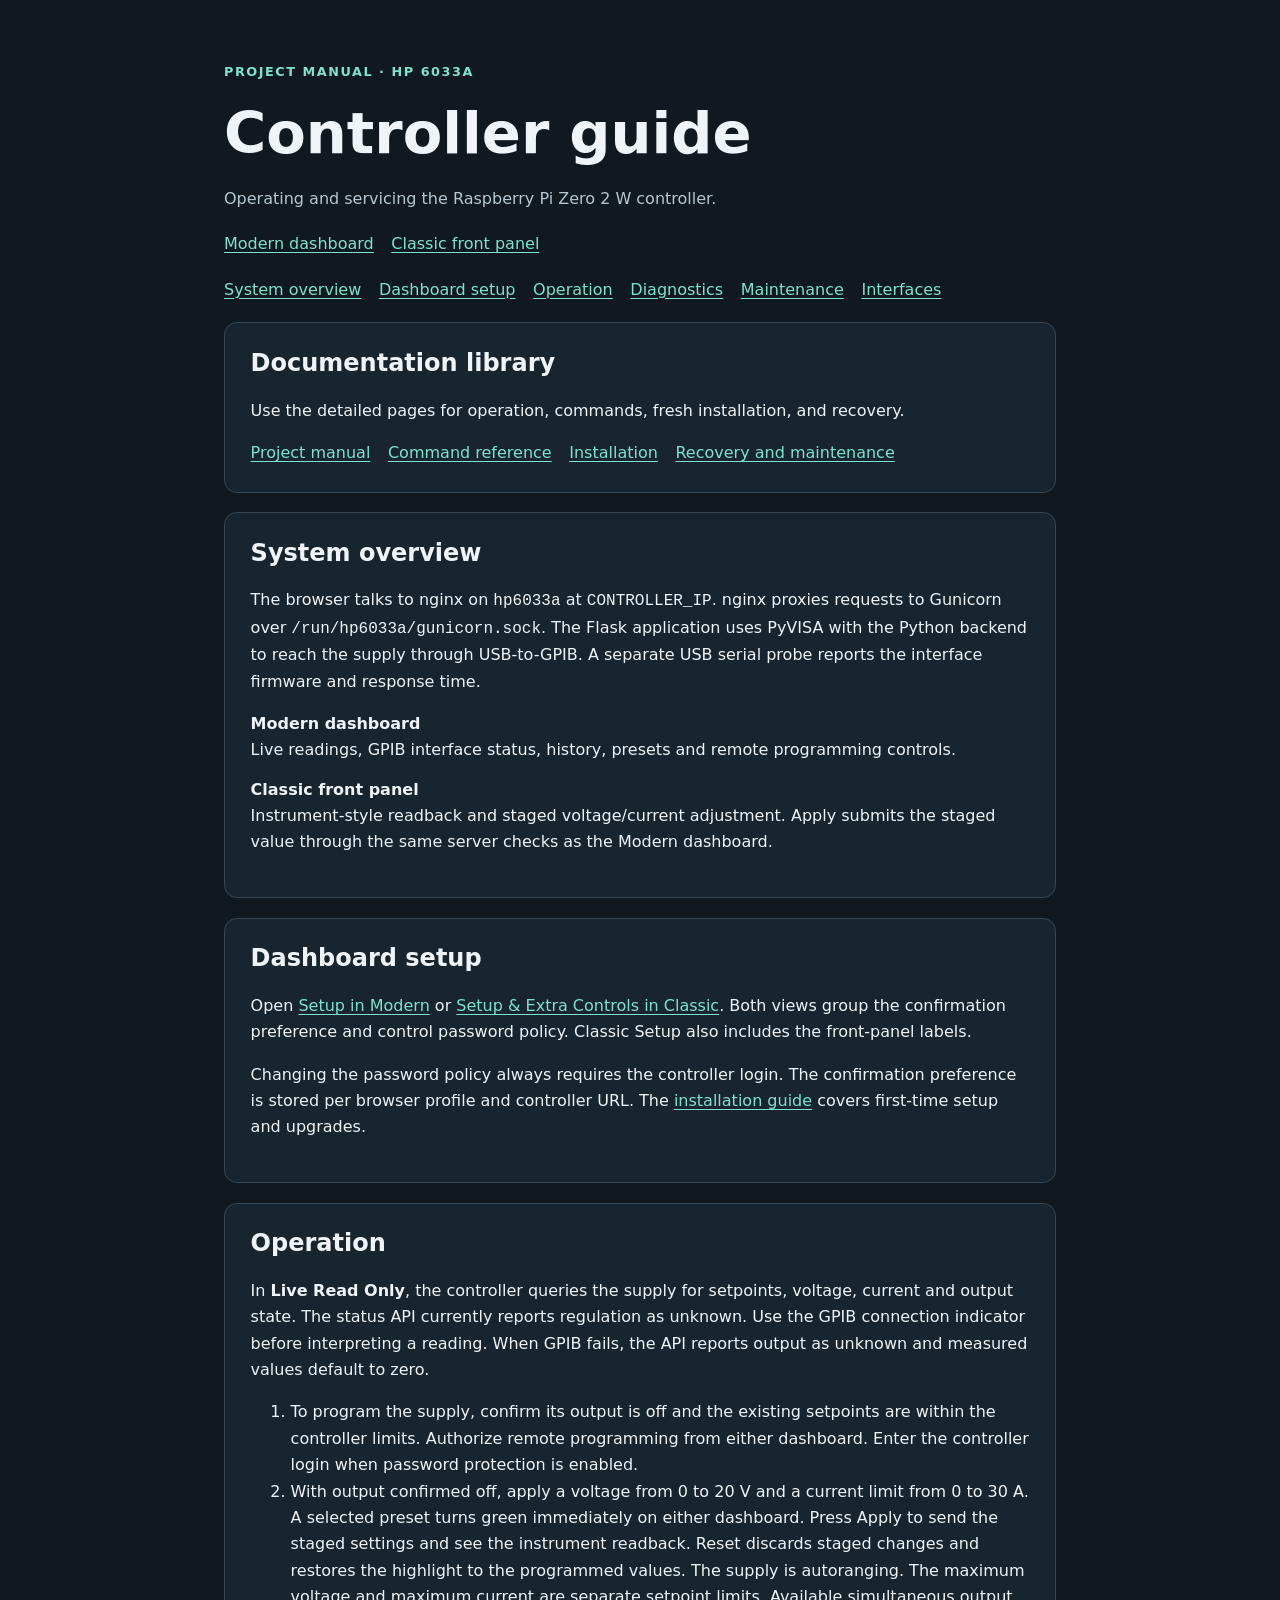
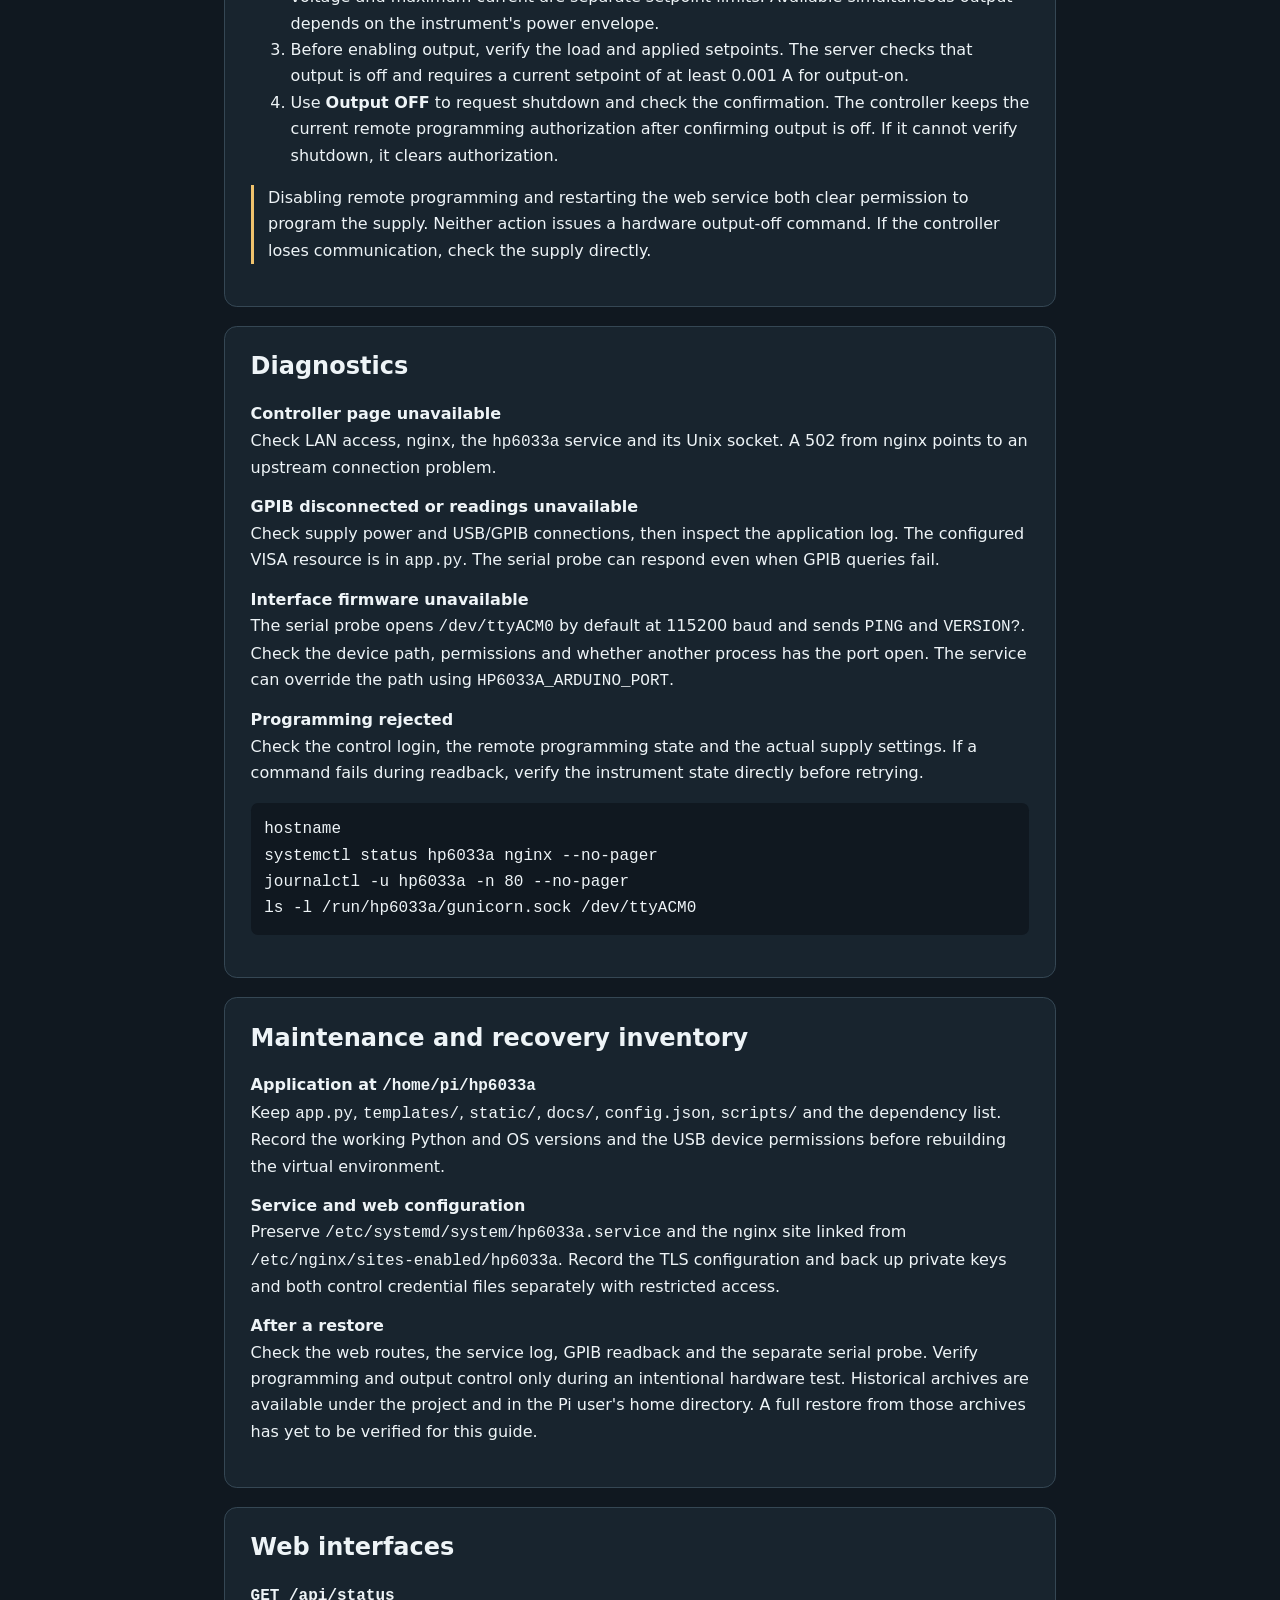
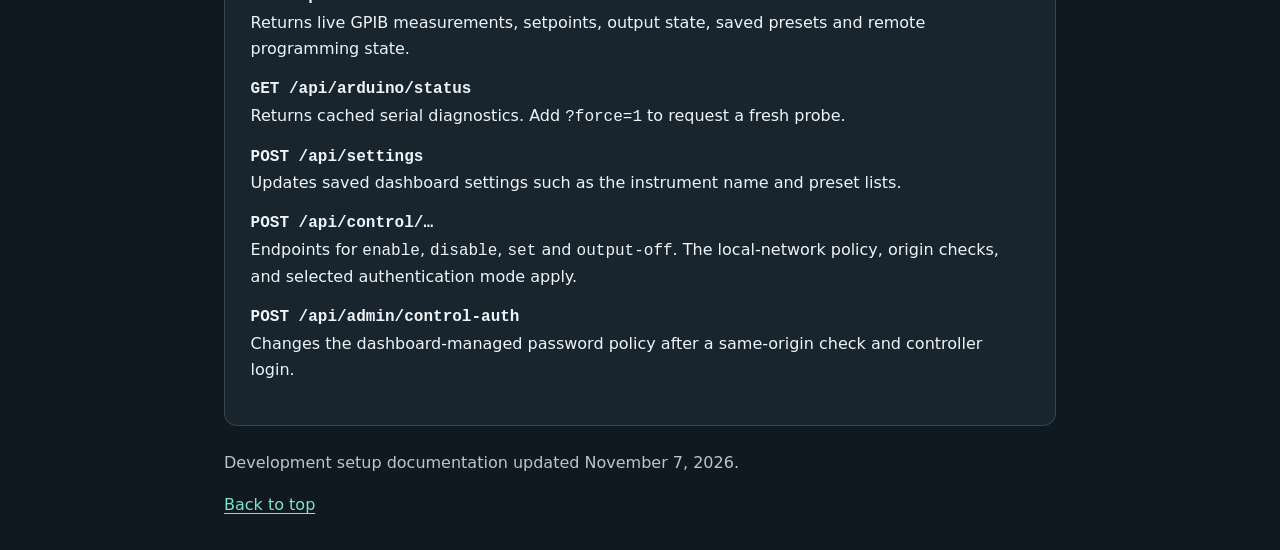
<file: docs/index.html>
<!doctype html>
<html lang="en">
<head>
  <meta charset="utf-8">
  <meta name="viewport" content="width=device-width,initial-scale=1">
  <title>HP 6033A Controller Guide</title>
  <style>
    :root{color-scheme:dark;--bg:#101820;--panel:#18242e;--line:#354754;--text:#eef4f7;--muted:#b6c7d1;--link:#7ee3ca}
    *{box-sizing:border-box}body{margin:0;background:var(--bg);color:var(--text);font:1rem/1.65 system-ui,sans-serif}
    main{max-width:58rem;margin:auto;padding:clamp(1rem,4vw,3rem)}h1,h2,h3{line-height:1.2}h1{font-size:clamp(2rem,6vw,3.6rem);margin:.3em 0}
    h2{margin-top:0}a{color:var(--link);text-underline-offset:.18em}a:focus-visible{outline:2px solid var(--link);outline-offset:4px}
    nav{display:flex;gap:.4rem 1.1rem;flex-wrap:wrap}header nav{margin:1.2rem 0}section{background:var(--panel);border:1px solid var(--line);border-radius:.8rem;padding:clamp(1rem,3vw,1.6rem);margin:1.2rem 0}
    .eyebrow{color:var(--link);font-size:.8rem;font-weight:700;letter-spacing:.12em;text-transform:uppercase}.muted{color:var(--muted)}
    .notice{border-left:3px solid #f0c36d;padding-left:.9rem}code{overflow-wrap:anywhere}pre{background:var(--bg);border-radius:.45rem;padding:.85rem;white-space:pre-wrap;overflow-wrap:anywhere}
    dt{font-weight:700;margin-top:.8rem}dd{margin:0}footer{margin-top:1.5rem}
  </style>
</head>
<body>
<main id="top">
  <header>
    <p class="eyebrow">Project manual · HP 6033A</p>
    <h1>Controller guide</h1>
    <p class="muted">Operating and servicing the Raspberry Pi Zero 2 W controller.</p>
    <nav aria-label="Controller pages"><a href="/">Modern dashboard</a><a href="/classic-dual">Classic front panel</a></nav>
  </header>
  <nav aria-label="On this page">
    <a href="#overview">System overview</a><a href="#setup">Dashboard setup</a><a href="#operation">Operation</a><a href="#diagnostics">Diagnostics</a><a href="#maintenance">Maintenance</a><a href="#interfaces">Interfaces</a>
  </nav>
  <section id="documentation"><h2>Documentation library</h2><p>Use the detailed pages for operation, commands, fresh installation, and recovery.</p><nav aria-label="Documentation"><a href="/static/docs/project.html">Project manual</a><a href="/static/docs/commands.html">Command reference</a><a href="/static/docs/installation.html">Installation</a><a href="/static/docs/recovery.html">Recovery and maintenance</a></nav></section>
  <section id="overview">
    <h2>System overview</h2>
    <p>The browser talks to nginx on <code>hp6033a</code> at <code>CONTROLLER_IP</code>. nginx proxies requests to Gunicorn over <code>/run/hp6033a/gunicorn.sock</code>. The Flask application uses PyVISA with the Python backend to reach the supply through USB-to-GPIB. A separate USB serial probe reports the interface firmware and response time.</p>
    <dl>
      <dt>Modern dashboard</dt><dd>Live readings, GPIB interface status, history, presets and remote programming controls.</dd>
      <dt>Classic front panel</dt><dd>Instrument-style readback and staged voltage/current adjustment. Apply submits the staged value through the same server checks as the Modern dashboard.</dd>
    </dl>
  </section>
  <section id="setup">
    <h2>Dashboard setup</h2>
    <p>Open <a href="/#control-setup">Setup in Modern</a> or <a href="/classic-dual#control-setup">Setup &amp; Extra Controls in Classic</a>. Both views group the confirmation preference and control password policy. Classic Setup also includes the front-panel labels.</p>
    <p>Changing the password policy always requires the controller login. The confirmation preference is stored per browser profile and controller URL. The <a href="/static/docs/installation.html">installation guide</a> covers first-time setup and upgrades.</p>
  </section>
  <section id="operation">
    <h2>Operation</h2>
    <p>In <strong>Live Read Only</strong>, the controller queries the supply for setpoints, voltage, current and output state. The status API currently reports regulation as unknown. Use the GPIB connection indicator before interpreting a reading. When GPIB fails, the API reports output as unknown and measured values default to zero.</p>
    <ol>
      <li>To program the supply, confirm its output is off and the existing setpoints are within the controller limits. Authorize remote programming from either dashboard. Enter the controller login when password protection is enabled.</li>
      <li>With output confirmed off, apply a voltage from 0 to 20 V and a current limit from 0 to 30 A. A selected preset turns green immediately on either dashboard. Press Apply to send the staged settings and see the instrument readback. Reset discards staged changes and restores the highlight to the programmed values. The supply is autoranging. The maximum voltage and maximum current are separate setpoint limits. Available simultaneous output depends on the instrument's power envelope.</li>
      <li>Before enabling output, verify the load and applied setpoints. The server checks that output is off and requires a current setpoint of at least 0.001 A for output-on.</li>
      <li>Use <strong>Output OFF</strong> to request shutdown and check the confirmation. The controller keeps the current remote programming authorization after confirming output is off. If it cannot verify shutdown, it clears authorization.</li>
    </ol>
    <p class="notice">Disabling remote programming and restarting the web service both clear permission to program the supply. Neither action issues a hardware output-off command. If the controller loses communication, check the supply directly.</p>
  </section>
  <section id="diagnostics">
    <h2>Diagnostics</h2>
    <dl>
      <dt>Controller page unavailable</dt><dd>Check LAN access, nginx, the <code>hp6033a</code> service and its Unix socket. A 502 from nginx points to an upstream connection problem.</dd>
      <dt>GPIB disconnected or readings unavailable</dt><dd>Check supply power and USB/GPIB connections, then inspect the application log. The configured VISA resource is in <code>app.py</code>. The serial probe can respond even when GPIB queries fail.</dd>
      <dt>Interface firmware unavailable</dt><dd>The serial probe opens <code>/dev/ttyACM0</code> by default at 115200 baud and sends <code>PING</code> and <code>VERSION?</code>. Check the device path, permissions and whether another process has the port open. The service can override the path using <code>HP6033A_ARDUINO_PORT</code>.</dd>
      <dt>Programming rejected</dt><dd>Check the control login, the remote programming state and the actual supply settings. If a command fails during readback, verify the instrument state directly before retrying.</dd>
    </dl>
    <pre><code>hostname
systemctl status hp6033a nginx --no-pager
journalctl -u hp6033a -n 80 --no-pager
ls -l /run/hp6033a/gunicorn.sock /dev/ttyACM0</code></pre>
  </section>
  <section id="maintenance">
    <h2>Maintenance and recovery inventory</h2>
    <dl>
      <dt>Application at <code>/home/pi/hp6033a</code></dt><dd>Keep <code>app.py</code>, <code>templates/</code>, <code>static/</code>, <code>docs/</code>, <code>config.json</code>, <code>scripts/</code> and the dependency list. Record the working Python and OS versions and the USB device permissions before rebuilding the virtual environment.</dd>
      <dt>Service and web configuration</dt><dd>Preserve <code>/etc/systemd/system/hp6033a.service</code> and the nginx site linked from <code>/etc/nginx/sites-enabled/hp6033a</code>. Record the TLS configuration and back up private keys and both control credential files separately with restricted access.</dd>
      <dt>After a restore</dt><dd>Check the web routes, the service log, GPIB readback and the separate serial probe. Verify programming and output control only during an intentional hardware test. Historical archives are available under the project and in the Pi user's home directory. A full restore from those archives has yet to be verified for this guide.</dd>
    </dl>
  </section>
  <section id="interfaces">
    <h2>Web interfaces</h2>
    <dl>
      <dt><code>GET /api/status</code></dt><dd>Returns live GPIB measurements, setpoints, output state, saved presets and remote programming state.</dd>
      <dt><code>GET /api/arduino/status</code></dt><dd>Returns cached serial diagnostics. Add <code>?force=1</code> to request a fresh probe.</dd>
      <dt><code>POST /api/settings</code></dt><dd>Updates saved dashboard settings such as the instrument name and preset lists.</dd>
      <dt><code>POST /api/control/…</code></dt><dd>Endpoints for <code>enable</code>, <code>disable</code>, <code>set</code> and <code>output-off</code>. The local-network policy, origin checks, and selected authentication mode apply.</dd>
      <dt><code>POST /api/admin/control-auth</code></dt><dd>Changes the dashboard-managed password policy after a same-origin check and controller login.</dd>
    </dl>
  </section>
  <footer><p class="muted">Development setup documentation updated November 7, 2026.</p><a href="#top">Back to top</a></footer>
</main>
</body>
</html>
</file>
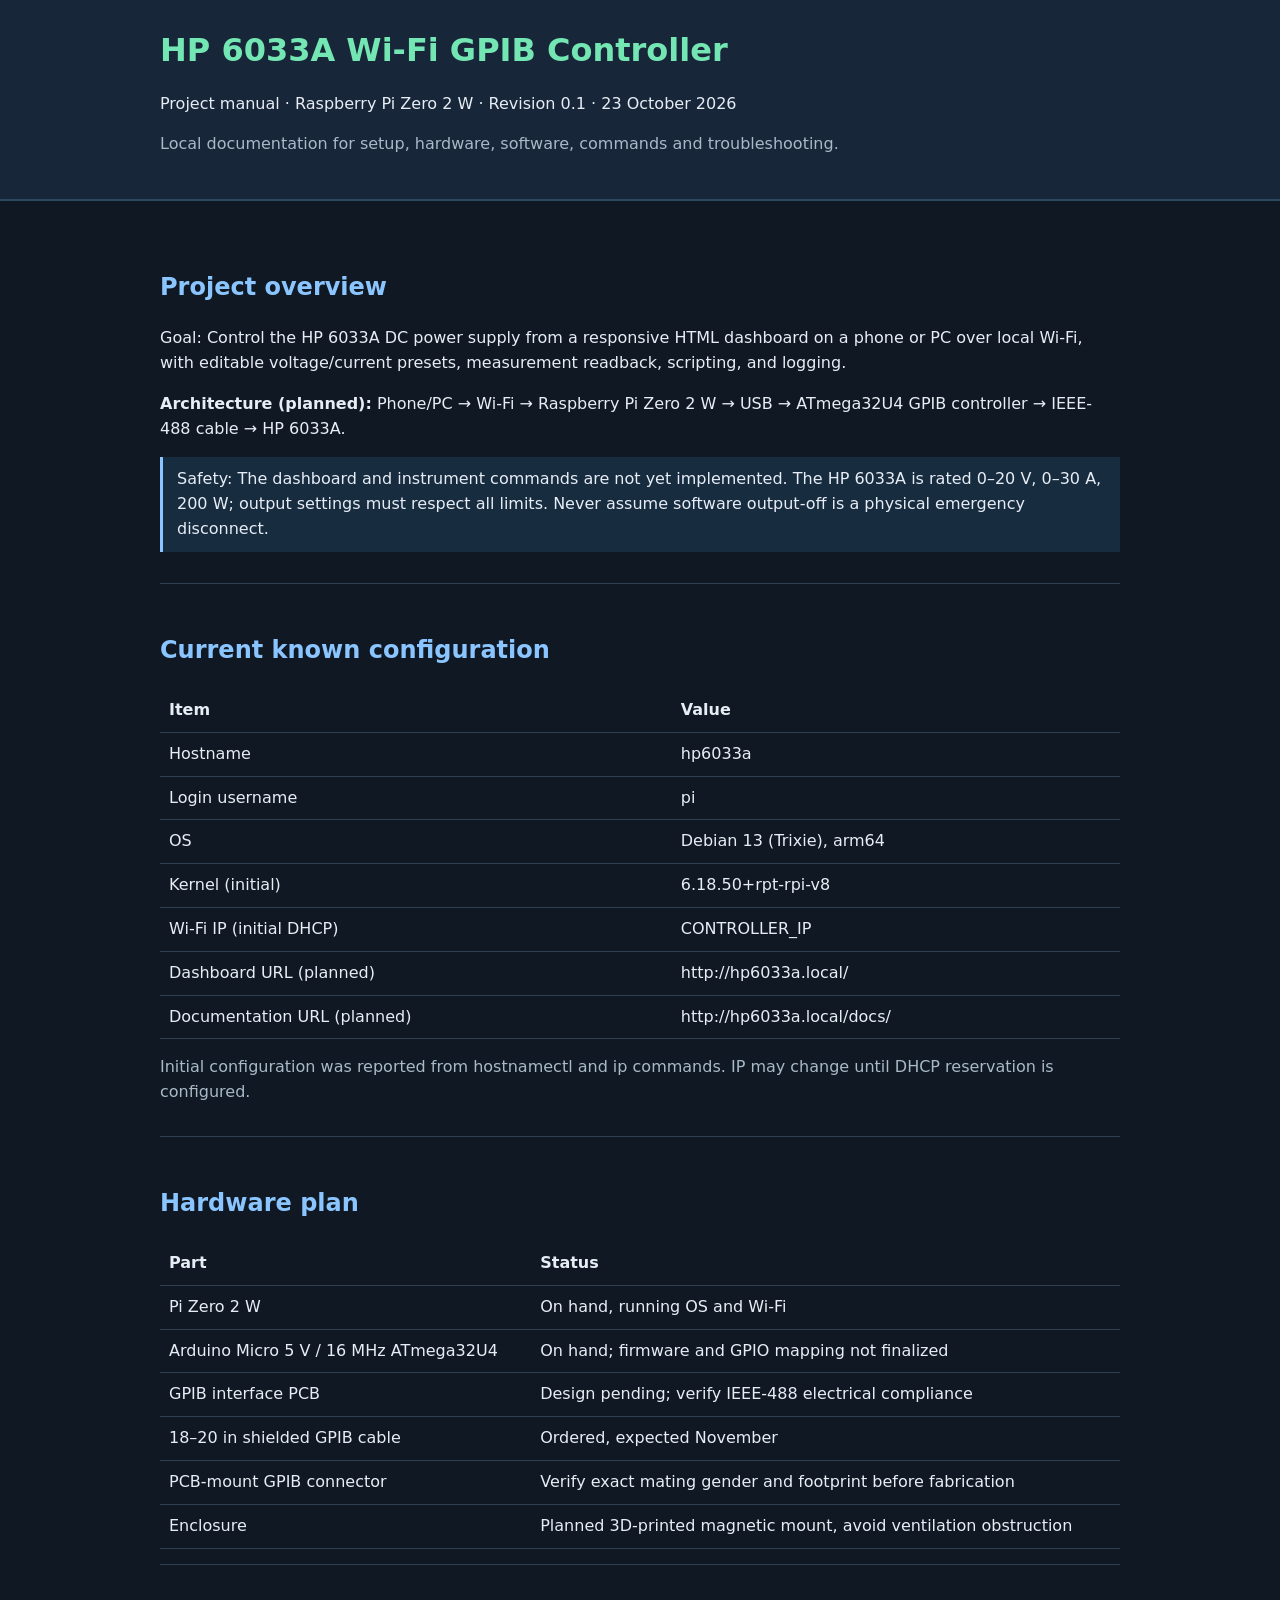
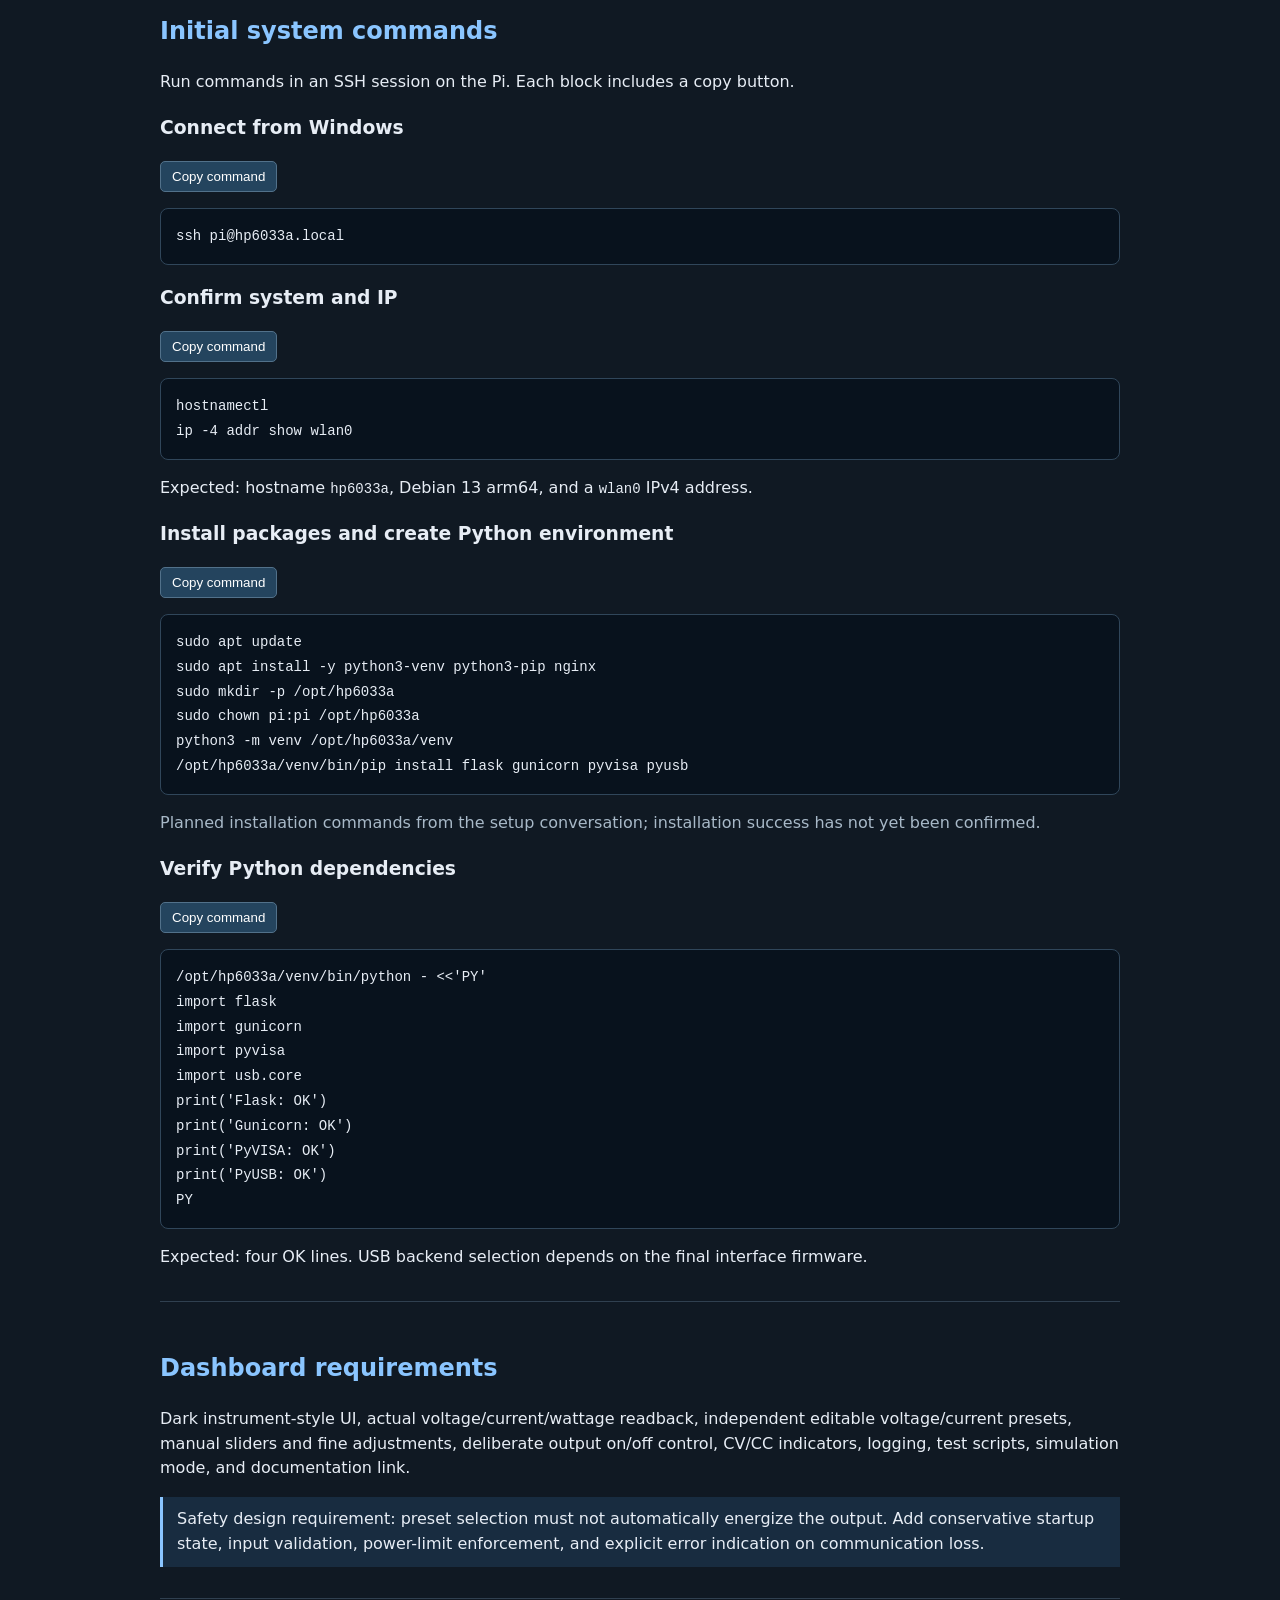
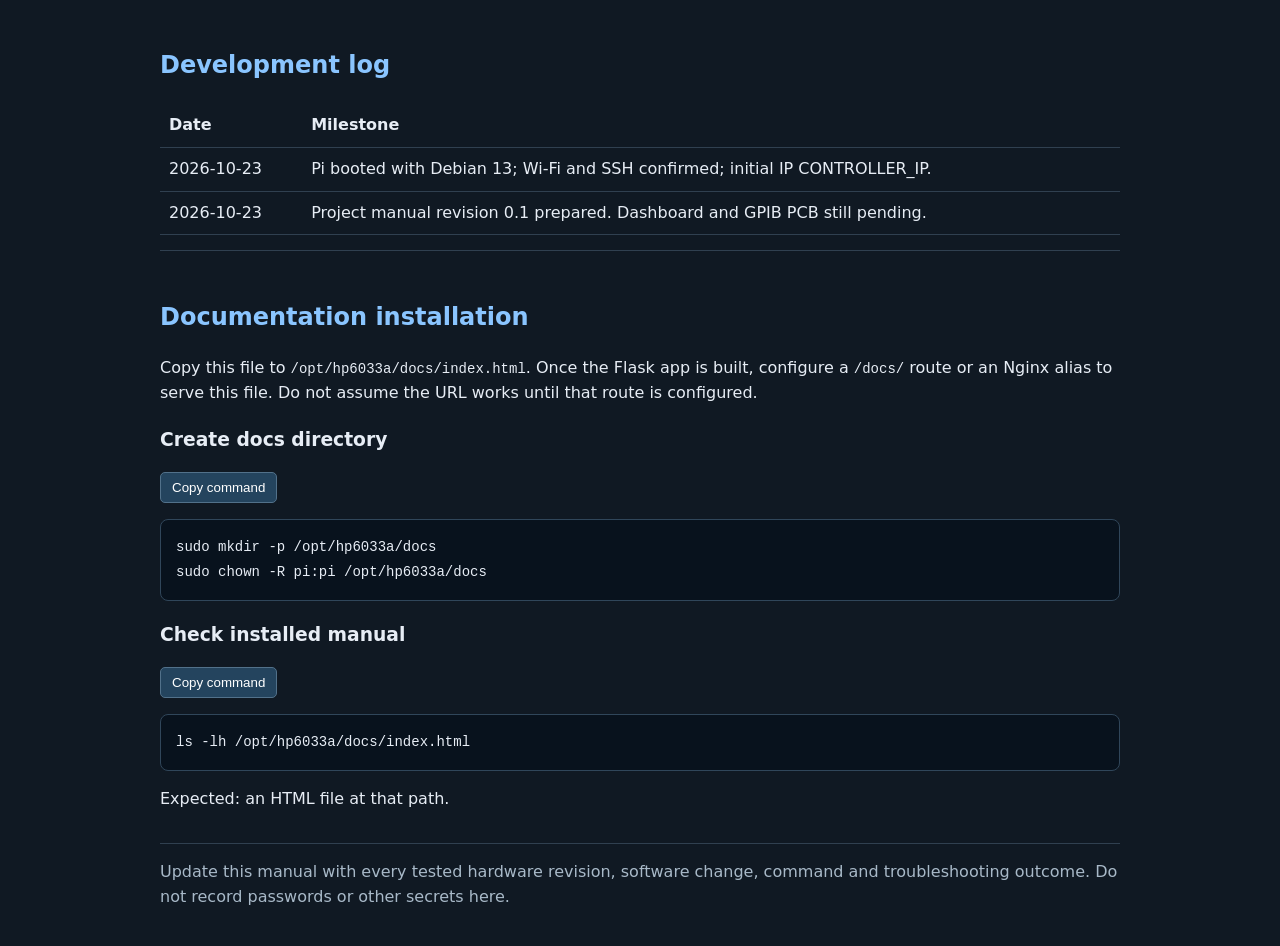
<file: docs/hp6033a_project_manual.html>
<!DOCTYPE html><html lang="en"><head><meta charset="utf-8"><meta name="viewport" content="width=device-width,initial-scale=1"><title>HP 6033A Controller — Project Manual</title><style>:root{color-scheme:dark}body{font:16px system-ui,sans-serif;background:#101923;color:#e7edf5;margin:0;line-height:1.55}header{background:#172638;padding:26px max(20px,calc((100% - 960px)/2));border-bottom:2px solid #2d4961}main{max-width:960px;margin:auto;padding:20px}h1{margin:0;color:#74e6b3}h2{color:#8ac5ff;margin-top:2em}a{color:#90cbff}section{border-bottom:1px solid #304050;padding-bottom:15px}pre{background:#08121d;border:1px solid #30465a;padding:15px;border-radius:8px;overflow:auto;white-space:pre-wrap}code{font:14px ui-monospace,monospace}button{background:#24445e;color:white;border:1px solid #52718a;border-radius:5px;padding:7px 11px;cursor:pointer}table{border-collapse:collapse;width:100%}td,th{padding:9px;border-bottom:1px solid #304050;text-align:left}.muted{color:#a8b9c8}.note{border-left:3px solid #8ac5ff;padding:10px 14px;background:#182c40}</style></head><body><header><h1>HP 6033A Wi-Fi GPIB Controller</h1><p>Project manual · Raspberry Pi Zero 2 W · Revision 0.1 · 23 October 2026</p><p class="muted">Local documentation for setup, hardware, software, commands and troubleshooting.</p></header><main><section><h2>Project overview</h2><p>Goal: Control the HP 6033A DC power supply from a responsive HTML dashboard on a phone or PC over local Wi-Fi, with editable voltage/current presets, measurement readback, scripting, and logging.</p><p><strong>Architecture (planned):</strong> Phone/PC → Wi-Fi → Raspberry Pi Zero 2 W → USB → ATmega32U4 GPIB controller → IEEE-488 cable → HP 6033A.</p><p class="note">Safety: The dashboard and instrument commands are not yet implemented. The HP 6033A is rated 0–20 V, 0–30 A, 200 W; output settings must respect all limits. Never assume software output-off is a physical emergency disconnect.</p></section><section><h2>Current known configuration</h2><table><tr><th>Item</th><th>Value</th></tr><tr><td>Hostname</td><td>hp6033a</td></tr><tr><td>Login username</td><td>pi</td></tr><tr><td>OS</td><td>Debian 13 (Trixie), arm64</td></tr><tr><td>Kernel (initial)</td><td>6.18.50+rpt-rpi-v8</td></tr><tr><td>Wi-Fi IP (initial DHCP)</td><td>CONTROLLER_IP</td></tr><tr><td>Dashboard URL (planned)</td><td>http://hp6033a.local/</td></tr><tr><td>Documentation URL (planned)</td><td>http://hp6033a.local/docs/</td></tr></table><p class="muted">Initial configuration was reported from hostnamectl and ip commands. IP may change until DHCP reservation is configured.</p></section><section><h2>Hardware plan</h2><table><tr><th>Part</th><th>Status</th></tr><tr><td>Pi Zero 2 W</td><td>On hand, running OS and Wi-Fi</td></tr><tr><td>Arduino Micro 5 V / 16 MHz ATmega32U4</td><td>On hand; firmware and GPIO mapping not finalized</td></tr><tr><td>GPIB interface PCB</td><td>Design pending; verify IEEE-488 electrical compliance</td></tr><tr><td>18–20 in shielded GPIB cable</td><td>Ordered, expected November</td></tr><tr><td>PCB-mount GPIB connector</td><td>Verify exact mating gender and footprint before fabrication</td></tr><tr><td>Enclosure</td><td>Planned 3D-printed magnetic mount, avoid ventilation obstruction</td></tr></table></section><section><h2>Initial system commands</h2><p>Run commands in an SSH session on the Pi. Each block includes a copy button.</p><h3>Connect from Windows</h3><pre><code>ssh pi@hp6033a.local</code></pre><h3>Confirm system and IP</h3><pre><code>hostnamectl
ip -4 addr show wlan0</code></pre><p>Expected: hostname <code>hp6033a</code>, Debian 13 arm64, and a <code>wlan0</code> IPv4 address.</p><h3>Install packages and create Python environment</h3><pre><code>sudo apt update
sudo apt install -y python3-venv python3-pip nginx
sudo mkdir -p /opt/hp6033a
sudo chown pi:pi /opt/hp6033a
python3 -m venv /opt/hp6033a/venv
/opt/hp6033a/venv/bin/pip install flask gunicorn pyvisa pyusb</code></pre><p class="muted">Planned installation commands from the setup conversation; installation success has not yet been confirmed.</p><h3>Verify Python dependencies</h3><pre><code>/opt/hp6033a/venv/bin/python - &lt;&lt;'PY'
import flask
import gunicorn
import pyvisa
import usb.core
print('Flask: OK')
print('Gunicorn: OK')
print('PyVISA: OK')
print('PyUSB: OK')
PY</code></pre><p>Expected: four OK lines. USB backend selection depends on the final interface firmware.</p></section><section><h2>Dashboard requirements</h2><p>Dark instrument-style UI, actual voltage/current/wattage readback, independent editable voltage/current presets, manual sliders and fine adjustments, deliberate output on/off control, CV/CC indicators, logging, test scripts, simulation mode, and documentation link.</p><p class="note">Safety design requirement: preset selection must not automatically energize the output. Add conservative startup state, input validation, power-limit enforcement, and explicit error indication on communication loss.</p></section><section><h2>Development log</h2><table><tr><th>Date</th><th>Milestone</th></tr><tr><td>2026-10-23</td><td>Pi booted with Debian 13; Wi-Fi and SSH confirmed; initial IP CONTROLLER_IP.</td></tr><tr><td>2026-10-23</td><td>Project manual revision 0.1 prepared. Dashboard and GPIB PCB still pending.</td></tr></table></section><section><h2>Documentation installation</h2><p>Copy this file to <code>/opt/hp6033a/docs/index.html</code>. Once the Flask app is built, configure a <code>/docs/</code> route or an Nginx alias to serve this file. Do not assume the URL works until that route is configured.</p><h3>Create docs directory</h3><pre><code>sudo mkdir -p /opt/hp6033a/docs
sudo chown -R pi:pi /opt/hp6033a/docs</code></pre><h3>Check installed manual</h3><pre><code>ls -lh /opt/hp6033a/docs/index.html</code></pre><p>Expected: an HTML file at that path.</p></section><footer><p class="muted">Update this manual with every tested hardware revision, software change, command and troubleshooting outcome. Do not record passwords or other secrets here.</p></footer></main><script>document.querySelectorAll('pre').forEach(p=>{let b=document.createElement('button');b.textContent='Copy command';b.onclick=()=>navigator.clipboard.writeText(p.innerText).then(()=>{b.textContent='Copied';setTimeout(()=>b.textContent='Copy command',1500)});p.before(b)})</script></body></html>
</file>
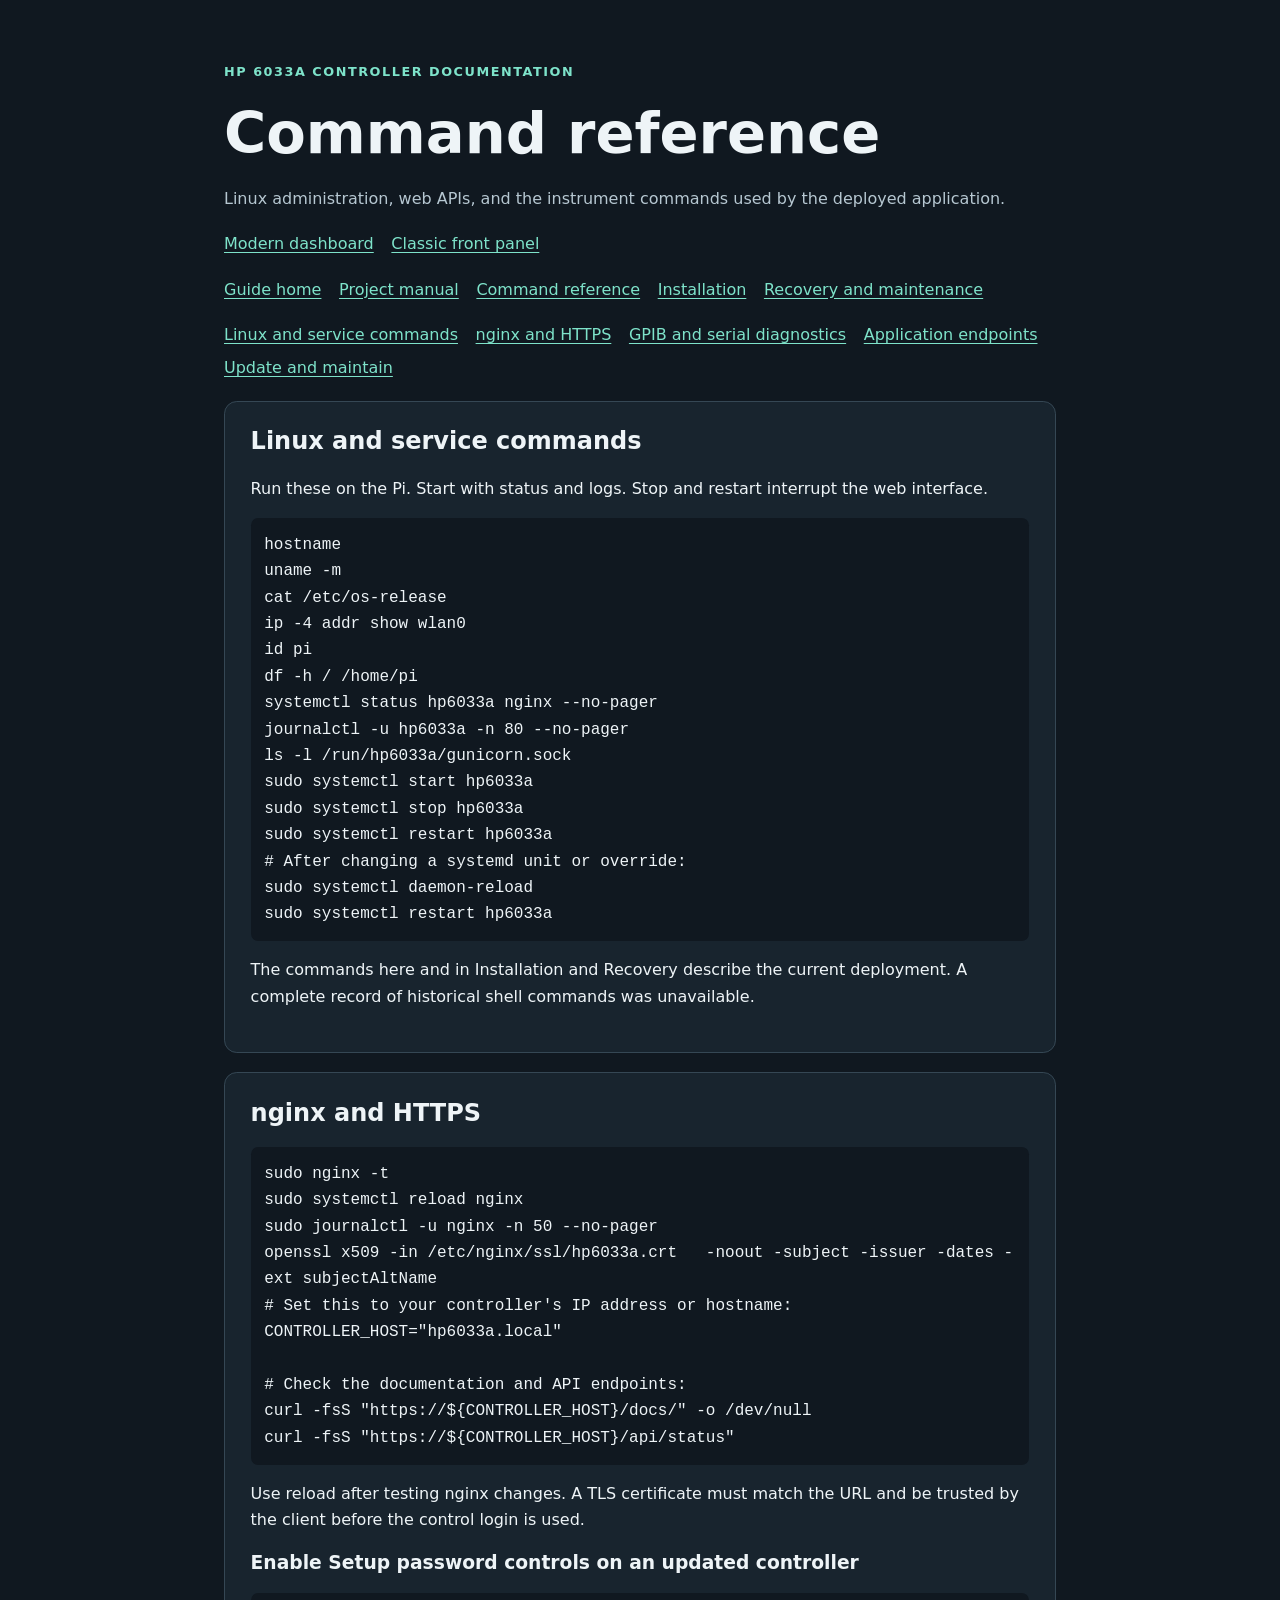
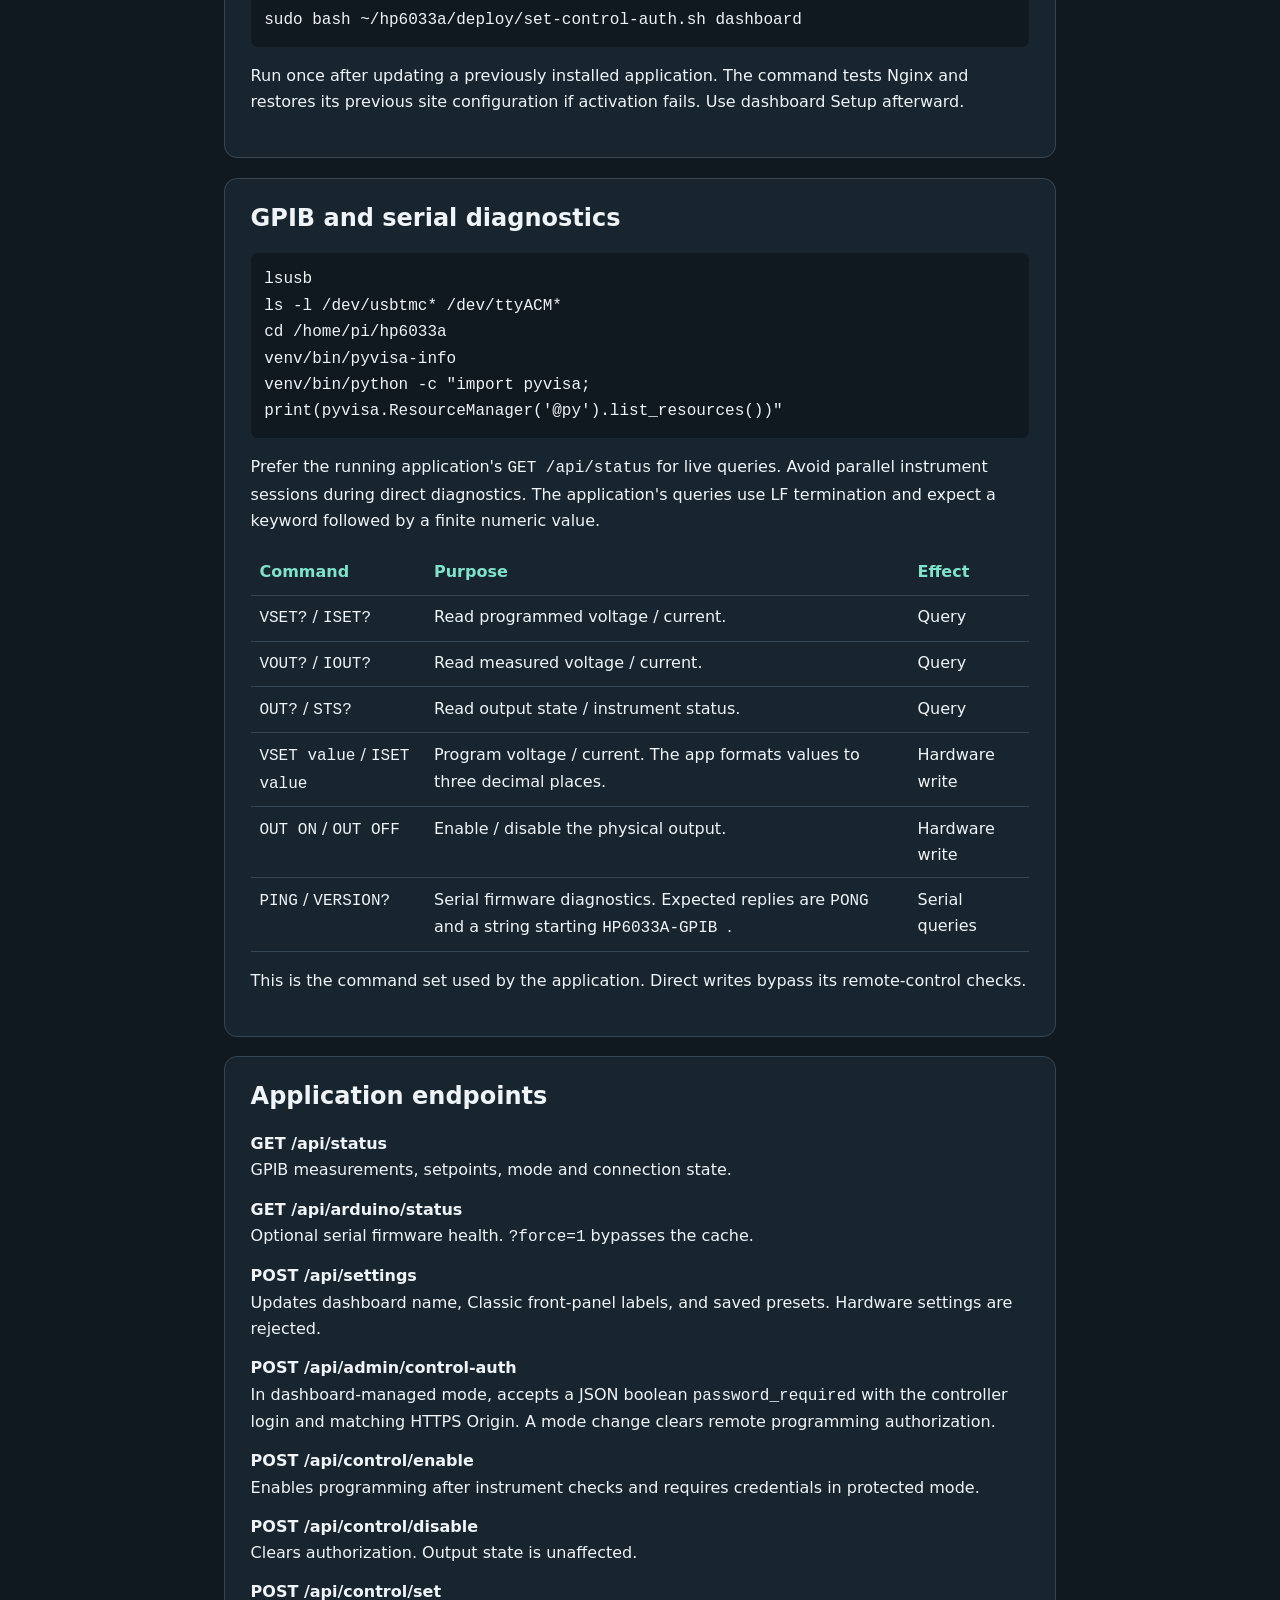
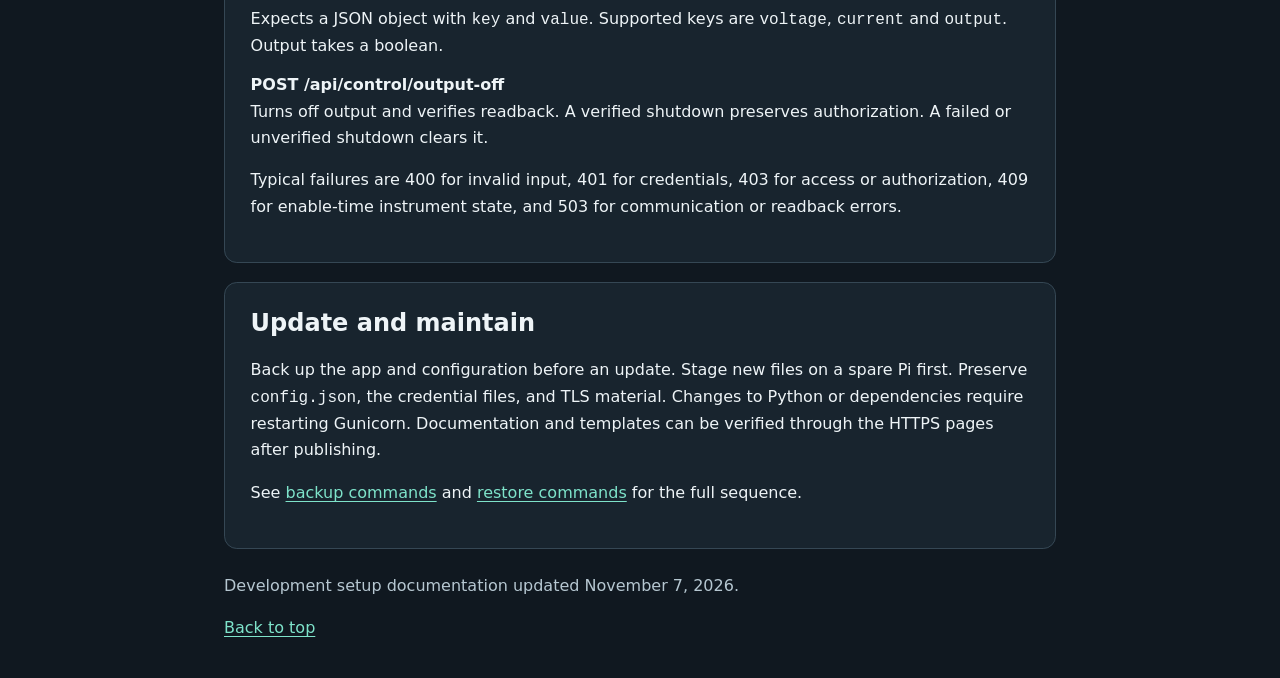
<file: static/docs/commands.html>
<!doctype html>
<html lang="en"><head><meta charset="utf-8"><meta name="viewport" content="width=device-width,initial-scale=1">
<title>Command reference | HP 6033A</title><link rel="stylesheet" href="guide.css"></head>
<body><main id="top"><header><p class="eyebrow">HP 6033A controller documentation</p>
<h1>Command reference</h1><p class="muted">Linux administration, web APIs, and the instrument commands used by the deployed application.</p>
<nav aria-label="Controller pages"><a href="/">Modern dashboard</a><a href="/classic-dual">Classic front panel</a></nav>
<nav aria-label="Documentation"><a href="/docs/">Guide home</a><a href="/static/docs/project.html">Project manual</a><a href="/static/docs/commands.html">Command reference</a><a href="/static/docs/installation.html">Installation</a><a href="/static/docs/recovery.html">Recovery and maintenance</a></nav></header><nav aria-label="On this page"><a href="#linux">Linux and service commands</a><a href="#https">nginx and HTTPS</a><a href="#gpib">GPIB and serial diagnostics</a><a href="#api">Application endpoints</a><a href="#updates">Update and maintain</a></nav><section id="linux"><h2>Linux and service commands</h2><p>Run these on the Pi. Start with status and logs. Stop and restart interrupt the web interface.</p><pre><code>hostname
uname -m
cat /etc/os-release
ip -4 addr show wlan0
id pi
df -h / /home/pi
systemctl status hp6033a nginx --no-pager
journalctl -u hp6033a -n 80 --no-pager
ls -l /run/hp6033a/gunicorn.sock
sudo systemctl start hp6033a
sudo systemctl stop hp6033a
sudo systemctl restart hp6033a
# After changing a systemd unit or override:
sudo systemctl daemon-reload
sudo systemctl restart hp6033a</code></pre><p>The commands here and in Installation and Recovery describe the current deployment. A complete record of historical shell commands was unavailable.</p></section><section id="https"><h2>nginx and HTTPS</h2><pre><code>sudo nginx -t
sudo systemctl reload nginx
sudo journalctl -u nginx -n 50 --no-pager
openssl x509 -in /etc/nginx/ssl/hp6033a.crt   -noout -subject -issuer -dates -ext subjectAltName
# Set this to your controller's IP address or hostname:
CONTROLLER_HOST="hp6033a.local"

# Check the documentation and API endpoints:
curl -fsS "https://${CONTROLLER_HOST}/docs/" -o /dev/null
curl -fsS "https://${CONTROLLER_HOST}/api/status"</code></pre><p>Use reload after testing nginx changes. A TLS certificate must match the URL and be trusted by the client before the control login is used.</p>
<h3>Enable Setup password controls on an updated controller</h3>
<pre><code>sudo bash ~/hp6033a/deploy/set-control-auth.sh dashboard</code></pre>
<p>Run once after updating a previously installed application. The command tests Nginx and restores its previous site configuration if activation fails. Use dashboard Setup afterward.</p>
</section><section id="gpib"><h2>GPIB and serial diagnostics</h2><pre><code>lsusb
ls -l /dev/usbtmc* /dev/ttyACM*
cd /home/pi/hp6033a
venv/bin/pyvisa-info
venv/bin/python -c &quot;import pyvisa; print(pyvisa.ResourceManager(&#x27;@py&#x27;).list_resources())&quot;</code></pre>
<p>Prefer the running application's <code>GET /api/status</code> for live queries. Avoid parallel instrument sessions during direct diagnostics. The application's queries use LF termination and expect a keyword followed by a finite numeric value.</p>
<div class="table"><table><thead><tr><th>Command</th><th>Purpose</th><th>Effect</th></tr></thead><tbody>
<tr><td><code>VSET?</code> / <code>ISET?</code></td><td>Read programmed voltage / current.</td><td>Query</td></tr>
<tr><td><code>VOUT?</code> / <code>IOUT?</code></td><td>Read measured voltage / current.</td><td>Query</td></tr>
<tr><td><code>OUT?</code> / <code>STS?</code></td><td>Read output state / instrument status.</td><td>Query</td></tr>
<tr><td><code>VSET value</code> / <code>ISET value</code></td><td>Program voltage / current. The app formats values to three decimal places.</td><td>Hardware write</td></tr>
<tr><td><code>OUT ON</code> / <code>OUT OFF</code></td><td>Enable / disable the physical output.</td><td>Hardware write</td></tr>
<tr><td><code>PING</code> / <code>VERSION?</code></td><td>Serial firmware diagnostics. Expected replies are <code>PONG</code> and a string starting <code>HP6033A-GPIB </code>.</td><td>Serial queries</td></tr>
</tbody></table></div>
<p>This is the command set used by the application. Direct writes bypass its remote-control checks.</p></section><section id="api"><h2>Application endpoints</h2>
<dl><dt>GET /api/status</dt><dd>GPIB measurements, setpoints, mode and connection state.</dd>
<dt>GET /api/arduino/status</dt><dd>Optional serial firmware health. <code>?force=1</code> bypasses the cache.</dd>
<dt>POST /api/settings</dt><dd>Updates dashboard name, Classic front-panel labels, and saved presets. Hardware settings are rejected.</dd>
<dt>POST /api/admin/control-auth</dt><dd>In dashboard-managed mode, accepts a JSON boolean <code>password_required</code> with the controller login and matching HTTPS Origin. A mode change clears remote programming authorization.</dd>
<dt>POST /api/control/enable</dt><dd>Enables programming after instrument checks and requires credentials in protected mode.</dd>
<dt>POST /api/control/disable</dt><dd>Clears authorization. Output state is unaffected.</dd>
<dt>POST /api/control/set</dt><dd>Expects a JSON object with <code>key</code> and <code>value</code>. Supported keys are <code>voltage</code>, <code>current</code> and <code>output</code>. Output takes a boolean.</dd>
<dt>POST /api/control/output-off</dt><dd>Turns off output and verifies readback. A verified shutdown preserves authorization. A failed or unverified shutdown clears it.</dd></dl>
<p>Typical failures are 400 for invalid input, 401 for credentials, 403 for access or authorization, 409 for enable-time instrument state, and 503 for communication or readback errors.</p></section><section id="updates"><h2>Update and maintain</h2>
<p>Back up the app and configuration before an update. Stage new files on a spare Pi first. Preserve <code>config.json</code>, the credential files, and TLS material. Changes to Python or dependencies require restarting Gunicorn. Documentation and templates can be verified through the HTTPS pages after publishing.</p>
<p>See <a href="/static/docs/recovery.html#backup">backup commands</a> and <a href="/static/docs/recovery.html#restore">restore commands</a> for the full sequence.</p></section>
<footer><p class="muted">Development setup documentation updated November 7, 2026.</p><a href="#top">Back to top</a></footer>
</main></body></html>
</file>
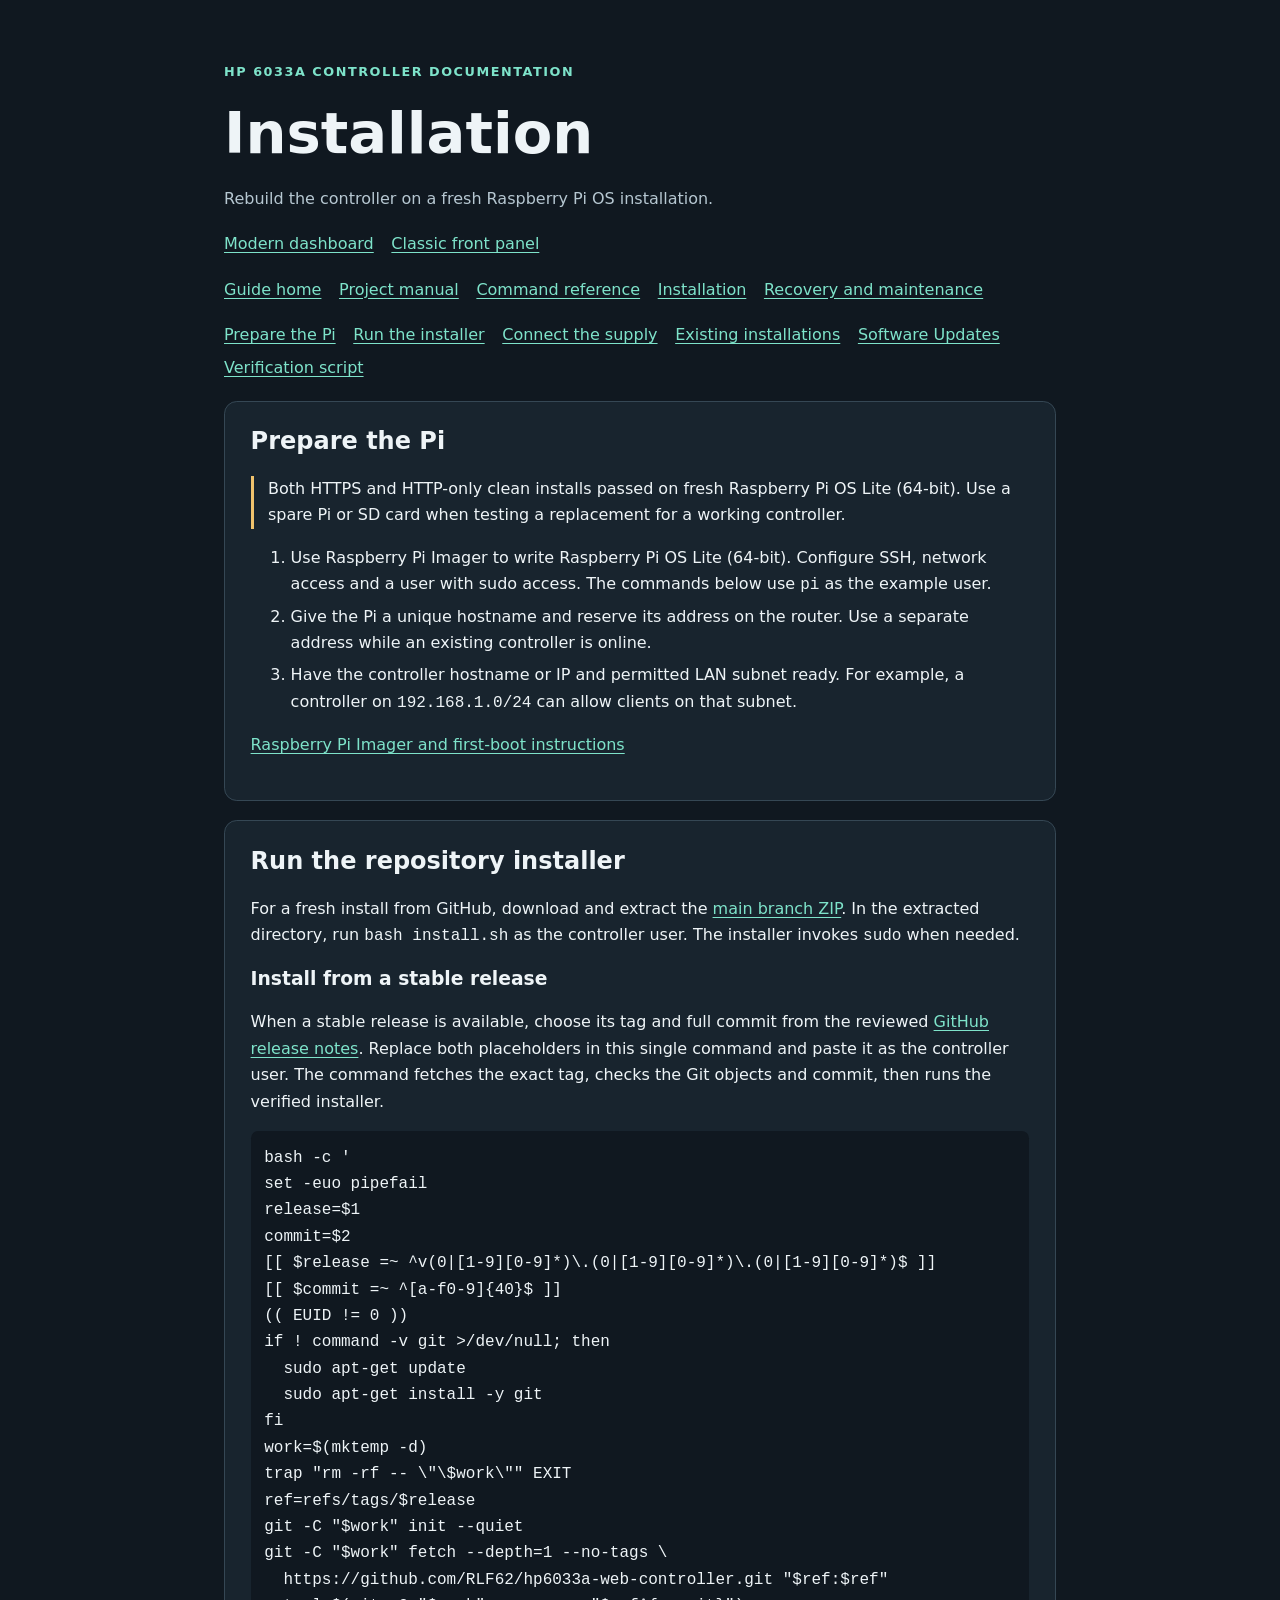
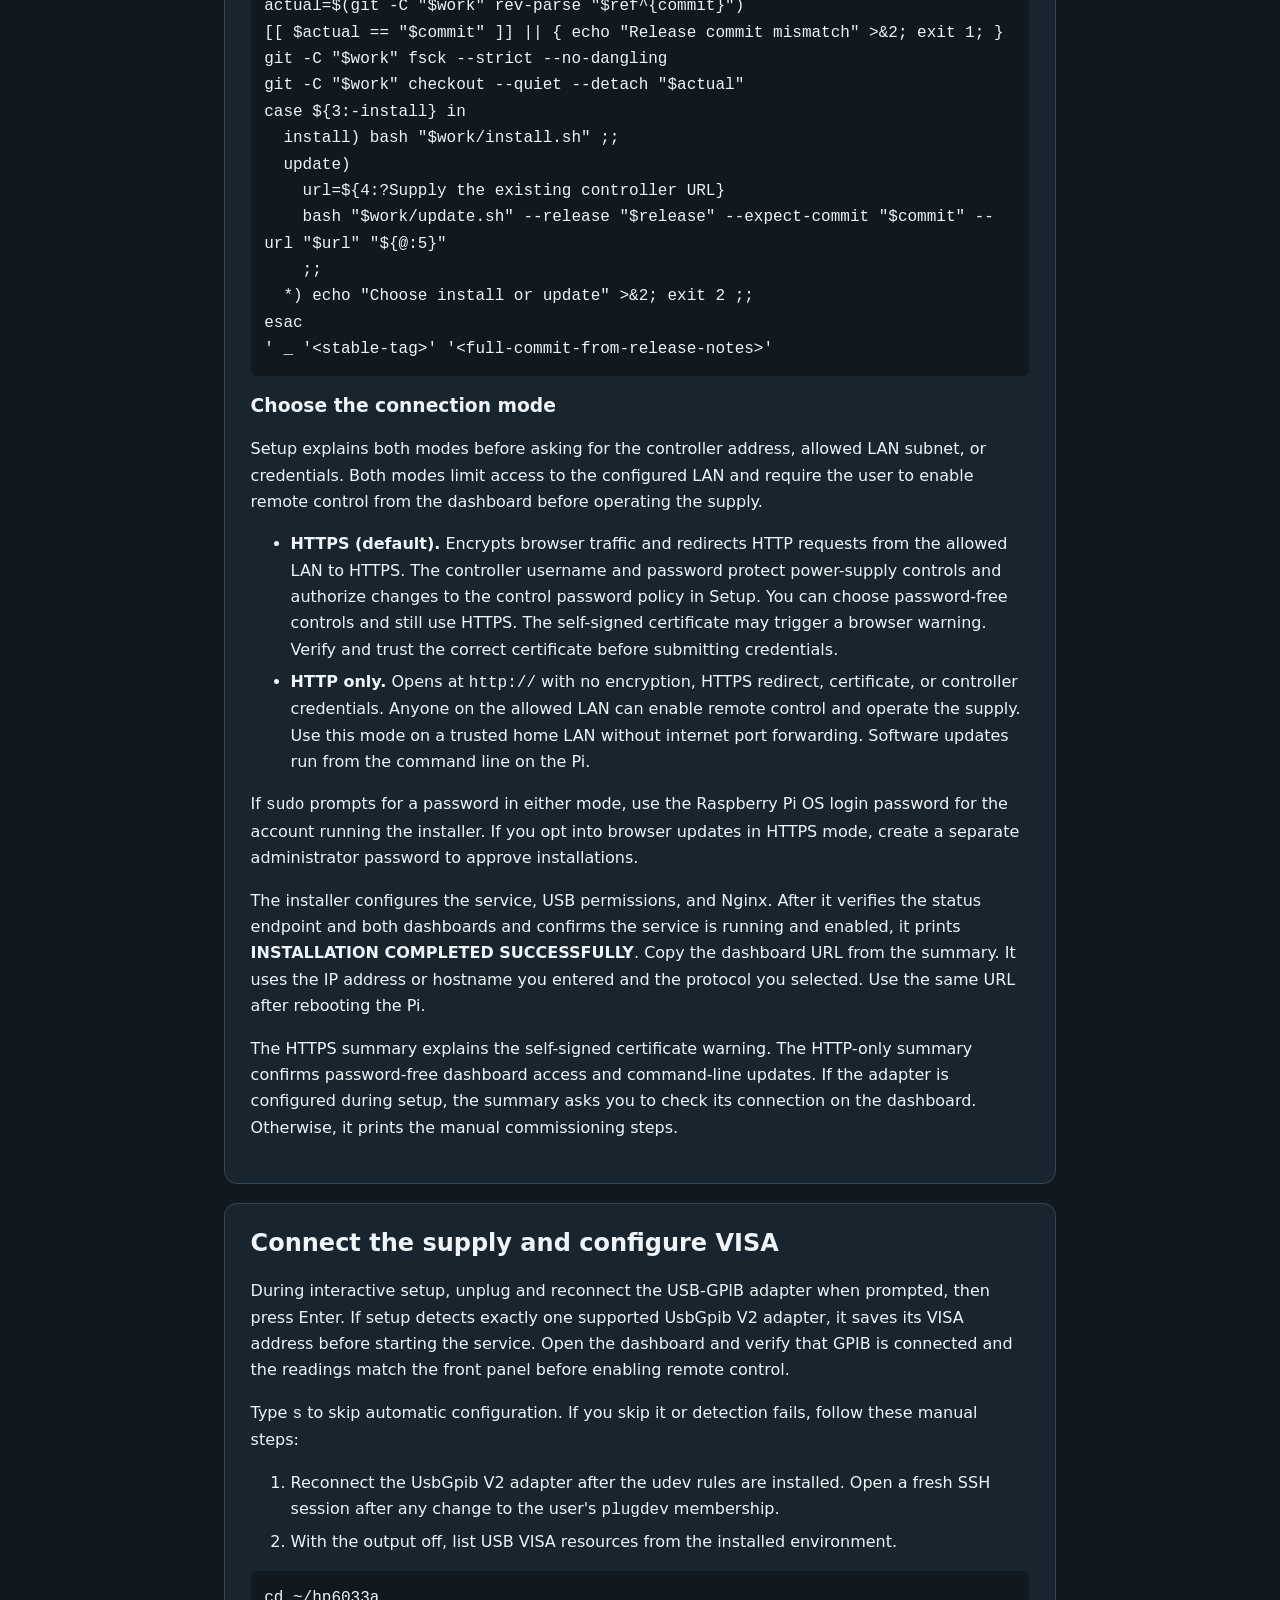
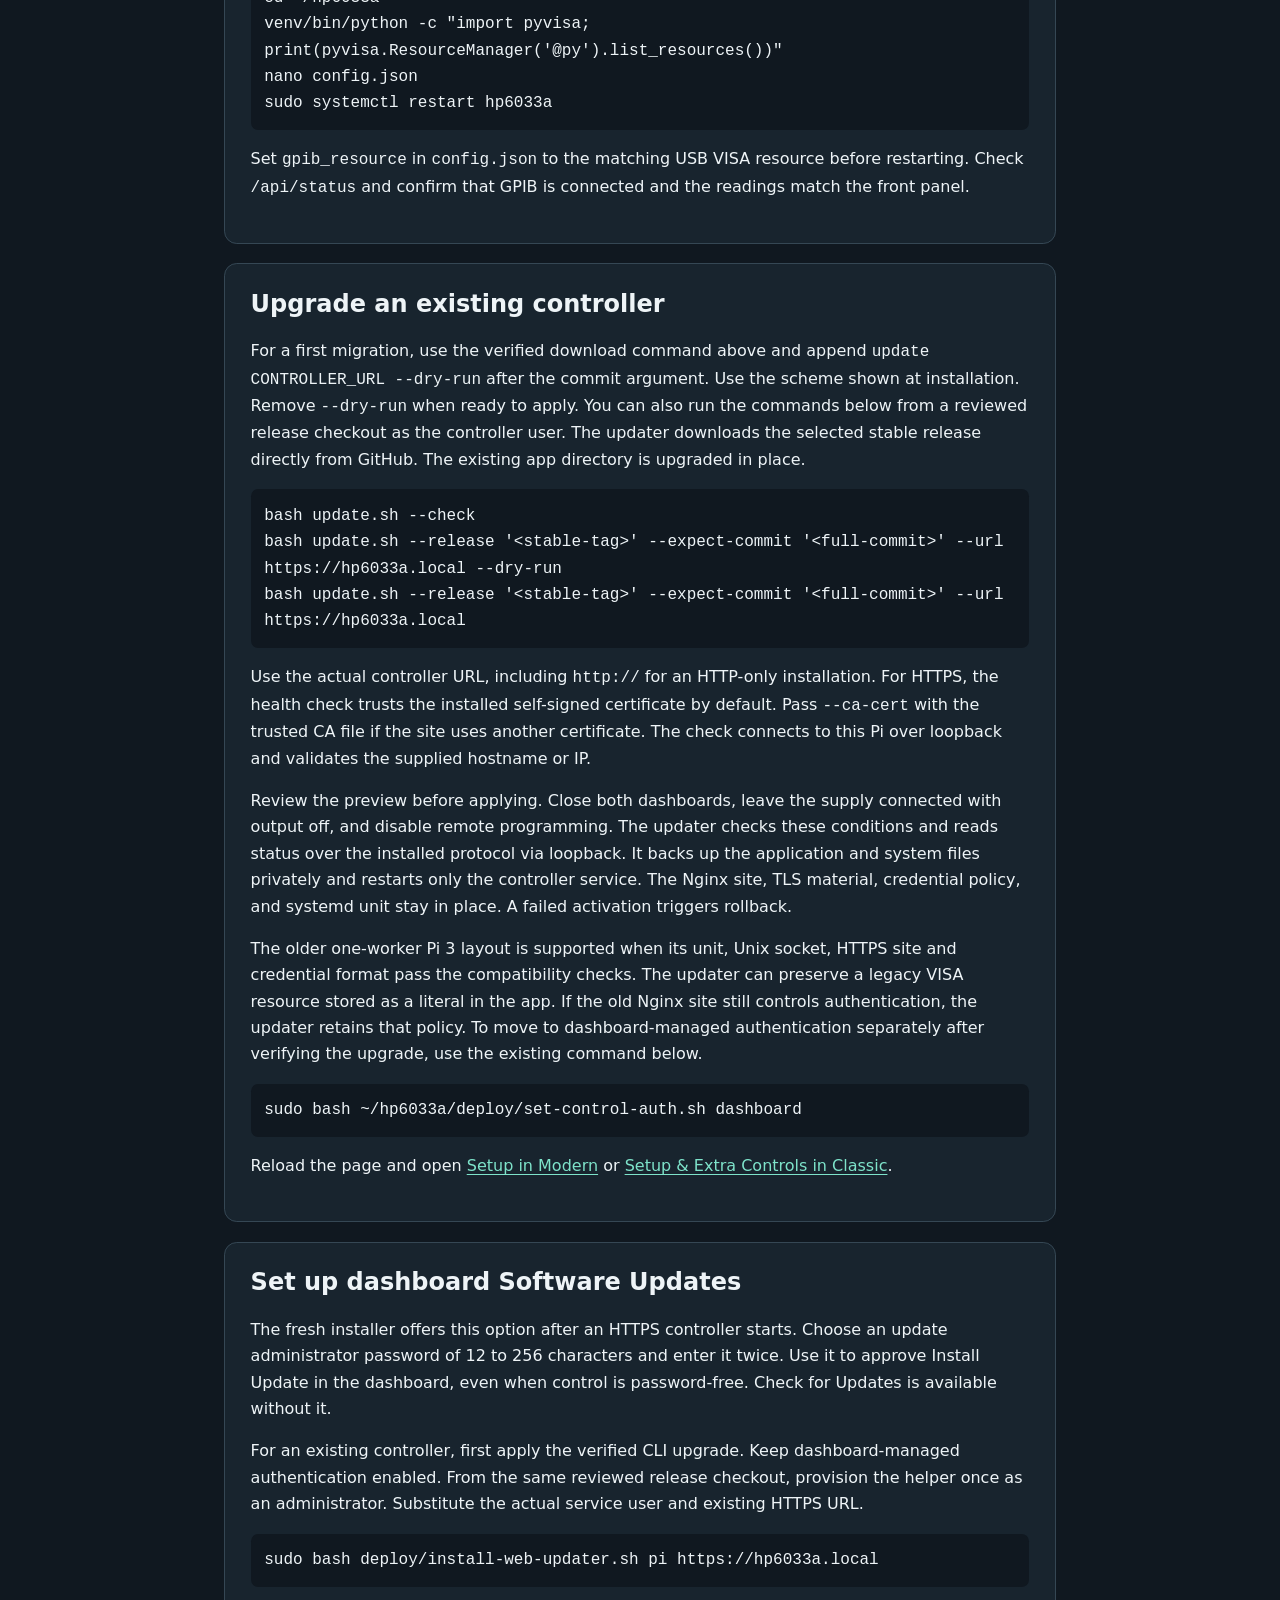
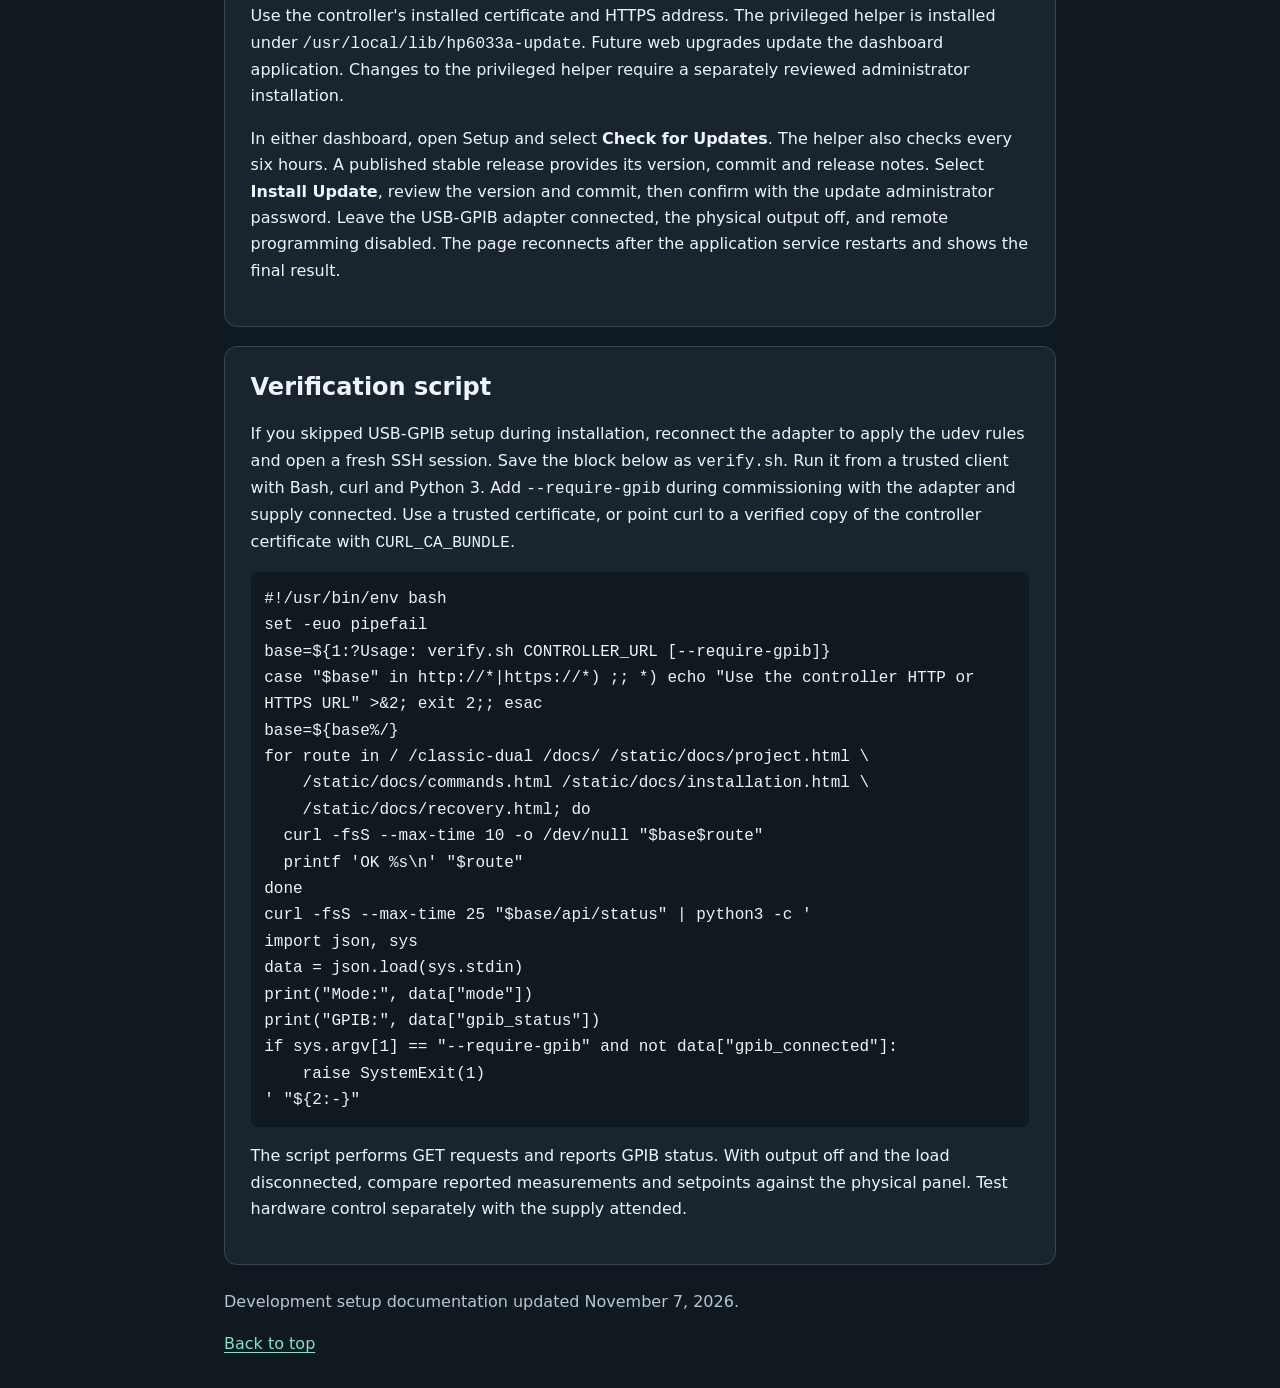
<file: static/docs/installation.html>
<!doctype html>
<html lang="en"><head><meta charset="utf-8"><meta name="viewport" content="width=device-width,initial-scale=1">
<title>Installation | HP 6033A</title><link rel="stylesheet" href="guide.css"></head>
<body><main id="top"><header><p class="eyebrow">HP 6033A controller documentation</p>
<h1>Installation</h1><p class="muted">Rebuild the controller on a fresh Raspberry Pi OS installation.</p>
<nav aria-label="Controller pages"><a href="/">Modern dashboard</a><a href="/classic-dual">Classic front panel</a></nav>
<nav aria-label="Documentation"><a href="/docs/">Guide home</a><a href="/static/docs/project.html">Project manual</a><a href="/static/docs/commands.html">Command reference</a><a href="/static/docs/installation.html">Installation</a><a href="/static/docs/recovery.html">Recovery and maintenance</a></nav></header><nav aria-label="On this page"><a href="#prep">Prepare the Pi</a><a href="#installer">Run the installer</a><a href="#config">Connect the supply</a><a href="#upgrade">Existing installations</a><a href="#web-updates">Software Updates</a><a href="#verify">Verification script</a></nav>
<section id="prep"><h2>Prepare the Pi</h2>
<p class="notice">Both HTTPS and HTTP-only clean installs passed on fresh Raspberry Pi OS Lite (64-bit). Use a spare Pi or SD card when testing a replacement for a working controller.</p>
<ol>
<li>Use Raspberry Pi Imager to write Raspberry Pi OS Lite (64-bit). Configure SSH, network access and a user with sudo access. The commands below use <code>pi</code> as the example user.</li>
<li>Give the Pi a unique hostname and reserve its address on the router. Use a separate address while an existing controller is online.</li>
<li>Have the controller hostname or IP and permitted LAN subnet ready. For example, a controller on <code>192.168.1.0/24</code> can allow clients on that subnet.</li>
</ol>
<p><a href="https://www.raspberrypi.com/documentation/computers/getting-started.html">Raspberry Pi Imager and first-boot instructions</a></p>
</section>
<section id="installer"><h2>Run the repository installer</h2>
<p>For a fresh install from GitHub, download and extract the <a href="https://github.com/RLF62/hp6033a-web-controller/archive/refs/heads/main.zip">main branch ZIP</a>. In the extracted directory, run <code>bash install.sh</code> as the controller user. The installer invokes <code>sudo</code> when needed.</p>
<h3>Install from a stable release</h3>
<p>When a stable release is available, choose its tag and full commit from the reviewed <a href="https://github.com/RLF62/hp6033a-web-controller/releases">GitHub release notes</a>. Replace both placeholders in this single command and paste it as the controller user. The command fetches the exact tag, checks the Git objects and commit, then runs the verified installer.</p>
<pre><code>bash -c &#x27;
set -euo pipefail
release=$1
commit=$2
[[ $release =~ ^v(0|[1-9][0-9]*)\.(0|[1-9][0-9]*)\.(0|[1-9][0-9]*)$ ]]
[[ $commit =~ ^[a-f0-9]{40}$ ]]
(( EUID != 0 ))
if ! command -v git &gt;/dev/null; then
  sudo apt-get update
  sudo apt-get install -y git
fi
work=$(mktemp -d)
trap &quot;rm -rf -- \&quot;\$work\&quot;&quot; EXIT
ref=refs/tags/$release
git -C &quot;$work&quot; init --quiet
git -C &quot;$work&quot; fetch --depth=1 --no-tags \
  https://github.com/RLF62/hp6033a-web-controller.git &quot;$ref:$ref&quot;
actual=$(git -C &quot;$work&quot; rev-parse &quot;$ref^{commit}&quot;)
[[ $actual == &quot;$commit&quot; ]] || { echo &quot;Release commit mismatch&quot; &gt;&amp;2; exit 1; }
git -C &quot;$work&quot; fsck --strict --no-dangling
git -C &quot;$work&quot; checkout --quiet --detach &quot;$actual&quot;
case ${3:-install} in
  install) bash &quot;$work/install.sh&quot; ;;
  update)
    url=${4:?Supply the existing controller URL}
    bash &quot;$work/update.sh&quot; --release &quot;$release&quot; --expect-commit &quot;$commit&quot; --url &quot;$url&quot; &quot;${@:5}&quot;
    ;;
  *) echo &quot;Choose install or update&quot; &gt;&amp;2; exit 2 ;;
esac
&#x27; _ &#x27;&lt;stable-tag&gt;&#x27; &#x27;&lt;full-commit-from-release-notes&gt;&#x27;</code></pre>
<h3>Choose the connection mode</h3>
<p>Setup explains both modes before asking for the controller address, allowed LAN subnet, or credentials. Both modes limit access to the configured LAN and require the user to enable remote control from the dashboard before operating the supply.</p>
<ul>
<li><strong>HTTPS (default).</strong> Encrypts browser traffic and redirects HTTP requests from the allowed LAN to HTTPS. The controller username and password protect power-supply controls and authorize changes to the control password policy in Setup. You can choose password-free controls and still use HTTPS. The self-signed certificate may trigger a browser warning. Verify and trust the correct certificate before submitting credentials.</li>
<li><strong>HTTP only.</strong> Opens at <code>http://</code> with no encryption, HTTPS redirect, certificate, or controller credentials. Anyone on the allowed LAN can enable remote control and operate the supply. Use this mode on a trusted home LAN without internet port forwarding. Software updates run from the command line on the Pi.</li>
</ul>
<p>If <code>sudo</code> prompts for a password in either mode, use the Raspberry Pi OS login password for the account running the installer. If you opt into browser updates in HTTPS mode, create a separate administrator password to approve installations.</p>
<p>The installer configures the service, USB permissions, and Nginx. After it verifies the status endpoint and both dashboards and confirms the service is running and enabled, it prints <strong>INSTALLATION COMPLETED SUCCESSFULLY</strong>. Copy the dashboard URL from the summary. It uses the IP address or hostname you entered and the protocol you selected. Use the same URL after rebooting the Pi.</p>
<p>The HTTPS summary explains the self-signed certificate warning. The HTTP-only summary confirms password-free dashboard access and command-line updates. If the adapter is configured during setup, the summary asks you to check its connection on the dashboard. Otherwise, it prints the manual commissioning steps.</p>
</section>
<section id="config"><h2>Connect the supply and configure VISA</h2>
<p>During interactive setup, unplug and reconnect the USB-GPIB adapter when prompted, then press Enter. If setup detects exactly one supported UsbGpib V2 adapter, it saves its VISA address before starting the service. Open the dashboard and verify that GPIB is connected and the readings match the front panel before enabling remote control.</p>
<p>Type <code>s</code> to skip automatic configuration. If you skip it or detection fails, follow these manual steps:</p>
<ol>
<li>Reconnect the UsbGpib V2 adapter after the udev rules are installed. Open a fresh SSH session after any change to the user's <code>plugdev</code> membership.</li>
<li>With the output off, list USB VISA resources from the installed environment.</li>
</ol>
<pre><code>cd ~/hp6033a
venv/bin/python -c "import pyvisa; print(pyvisa.ResourceManager('@py').list_resources())"
nano config.json
sudo systemctl restart hp6033a</code></pre>
<p>Set <code>gpib_resource</code> in <code>config.json</code> to the matching USB VISA resource before restarting. Check <code>/api/status</code> and confirm that GPIB is connected and the readings match the front panel.</p>
</section>
<section id="upgrade"><h2>Upgrade an existing controller</h2>
<p>For a first migration, use the verified download command above and append <code>update CONTROLLER_URL --dry-run</code> after the commit argument. Use the scheme shown at installation. Remove <code>--dry-run</code> when ready to apply. You can also run the commands below from a reviewed release checkout as the controller user. The updater downloads the selected stable release directly from GitHub. The existing app directory is upgraded in place.</p>
<pre><code>bash update.sh --check
bash update.sh --release '&lt;stable-tag&gt;' --expect-commit '&lt;full-commit&gt;' --url https://hp6033a.local --dry-run
bash update.sh --release '&lt;stable-tag&gt;' --expect-commit '&lt;full-commit&gt;' --url https://hp6033a.local</code></pre>
<p>Use the actual controller URL, including <code>http://</code> for an HTTP-only installation. For HTTPS, the health check trusts the installed self-signed certificate by default. Pass <code>--ca-cert</code> with the trusted CA file if the site uses another certificate. The check connects to this Pi over loopback and validates the supplied hostname or IP.</p>
<p>Review the preview before applying. Close both dashboards, leave the supply connected with output off, and disable remote programming. The updater checks these conditions and reads status over the installed protocol via loopback. It backs up the application and system files privately and restarts only the controller service. The Nginx site, TLS material, credential policy, and systemd unit stay in place. A failed activation triggers rollback.</p>
<p>The older one-worker Pi 3 layout is supported when its unit, Unix socket, HTTPS site and credential format pass the compatibility checks. The updater can preserve a legacy VISA resource stored as a literal in the app. If the old Nginx site still controls authentication, the updater retains that policy. To move to dashboard-managed authentication separately after verifying the upgrade, use the existing command below.</p>
<pre><code>sudo bash ~/hp6033a/deploy/set-control-auth.sh dashboard</code></pre>
<p>Reload the page and open <a href="/#control-setup">Setup in Modern</a> or <a href="/classic-dual#control-setup">Setup &amp; Extra Controls in Classic</a>.</p>
</section>
<section id="web-updates"><h2>Set up dashboard Software Updates</h2>
<p>The fresh installer offers this option after an HTTPS controller starts. Choose an update administrator password of 12 to 256 characters and enter it twice. Use it to approve Install Update in the dashboard, even when control is password-free. Check for Updates is available without it.</p>
<p>For an existing controller, first apply the verified CLI upgrade. Keep dashboard-managed authentication enabled. From the same reviewed release checkout, provision the helper once as an administrator. Substitute the actual service user and existing HTTPS URL.</p>
<pre><code>sudo bash deploy/install-web-updater.sh pi https://hp6033a.local</code></pre>
<p>Use the controller's installed certificate and HTTPS address. The privileged helper is installed under <code>/usr/local/lib/hp6033a-update</code>. Future web upgrades update the dashboard application. Changes to the privileged helper require a separately reviewed administrator installation.</p>
<p>In either dashboard, open Setup and select <strong>Check for Updates</strong>. The helper also checks every six hours. A published stable release provides its version, commit and release notes. Select <strong>Install Update</strong>, review the version and commit, then confirm with the update administrator password. Leave the USB-GPIB adapter connected, the physical output off, and remote programming disabled. The page reconnects after the application service restarts and shows the final result.</p>
</section>
<section id="verify"><h2>Verification script</h2><p>If you skipped USB-GPIB setup during installation, reconnect the adapter to apply the udev rules and open a fresh SSH session. Save the block below as <code>verify.sh</code>. Run it from a trusted client with Bash, curl and Python 3. Add <code>--require-gpib</code> during commissioning with the adapter and supply connected. Use a trusted certificate, or point curl to a verified copy of the controller certificate with <code>CURL_CA_BUNDLE</code>.</p><pre><code>#!/usr/bin/env bash
set -euo pipefail
base=${1:?Usage: verify.sh CONTROLLER_URL [--require-gpib]}
case &quot;$base&quot; in http://*|https://*) ;; *) echo &quot;Use the controller HTTP or HTTPS URL&quot; &gt;&amp;2; exit 2;; esac
base=${base%/}
for route in / /classic-dual /docs/ /static/docs/project.html \
    /static/docs/commands.html /static/docs/installation.html \
    /static/docs/recovery.html; do
  curl -fsS --max-time 10 -o /dev/null &quot;$base$route&quot;
  printf &#x27;OK %s\n&#x27; &quot;$route&quot;
done
curl -fsS --max-time 25 &quot;$base/api/status&quot; | python3 -c &#x27;
import json, sys
data = json.load(sys.stdin)
print(&quot;Mode:&quot;, data[&quot;mode&quot;])
print(&quot;GPIB:&quot;, data[&quot;gpib_status&quot;])
if sys.argv[1] == &quot;--require-gpib&quot; and not data[&quot;gpib_connected&quot;]:
    raise SystemExit(1)
&#x27; &quot;${2:-}&quot;</code></pre><p>The script performs GET requests and reports GPIB status. With output off and the load disconnected, compare reported measurements and setpoints against the physical panel. Test hardware control separately with the supply attended.</p></section>
<footer><p class="muted">Development setup documentation updated November 7, 2026.</p><a href="#top">Back to top</a></footer>
</main></body></html>
</file>
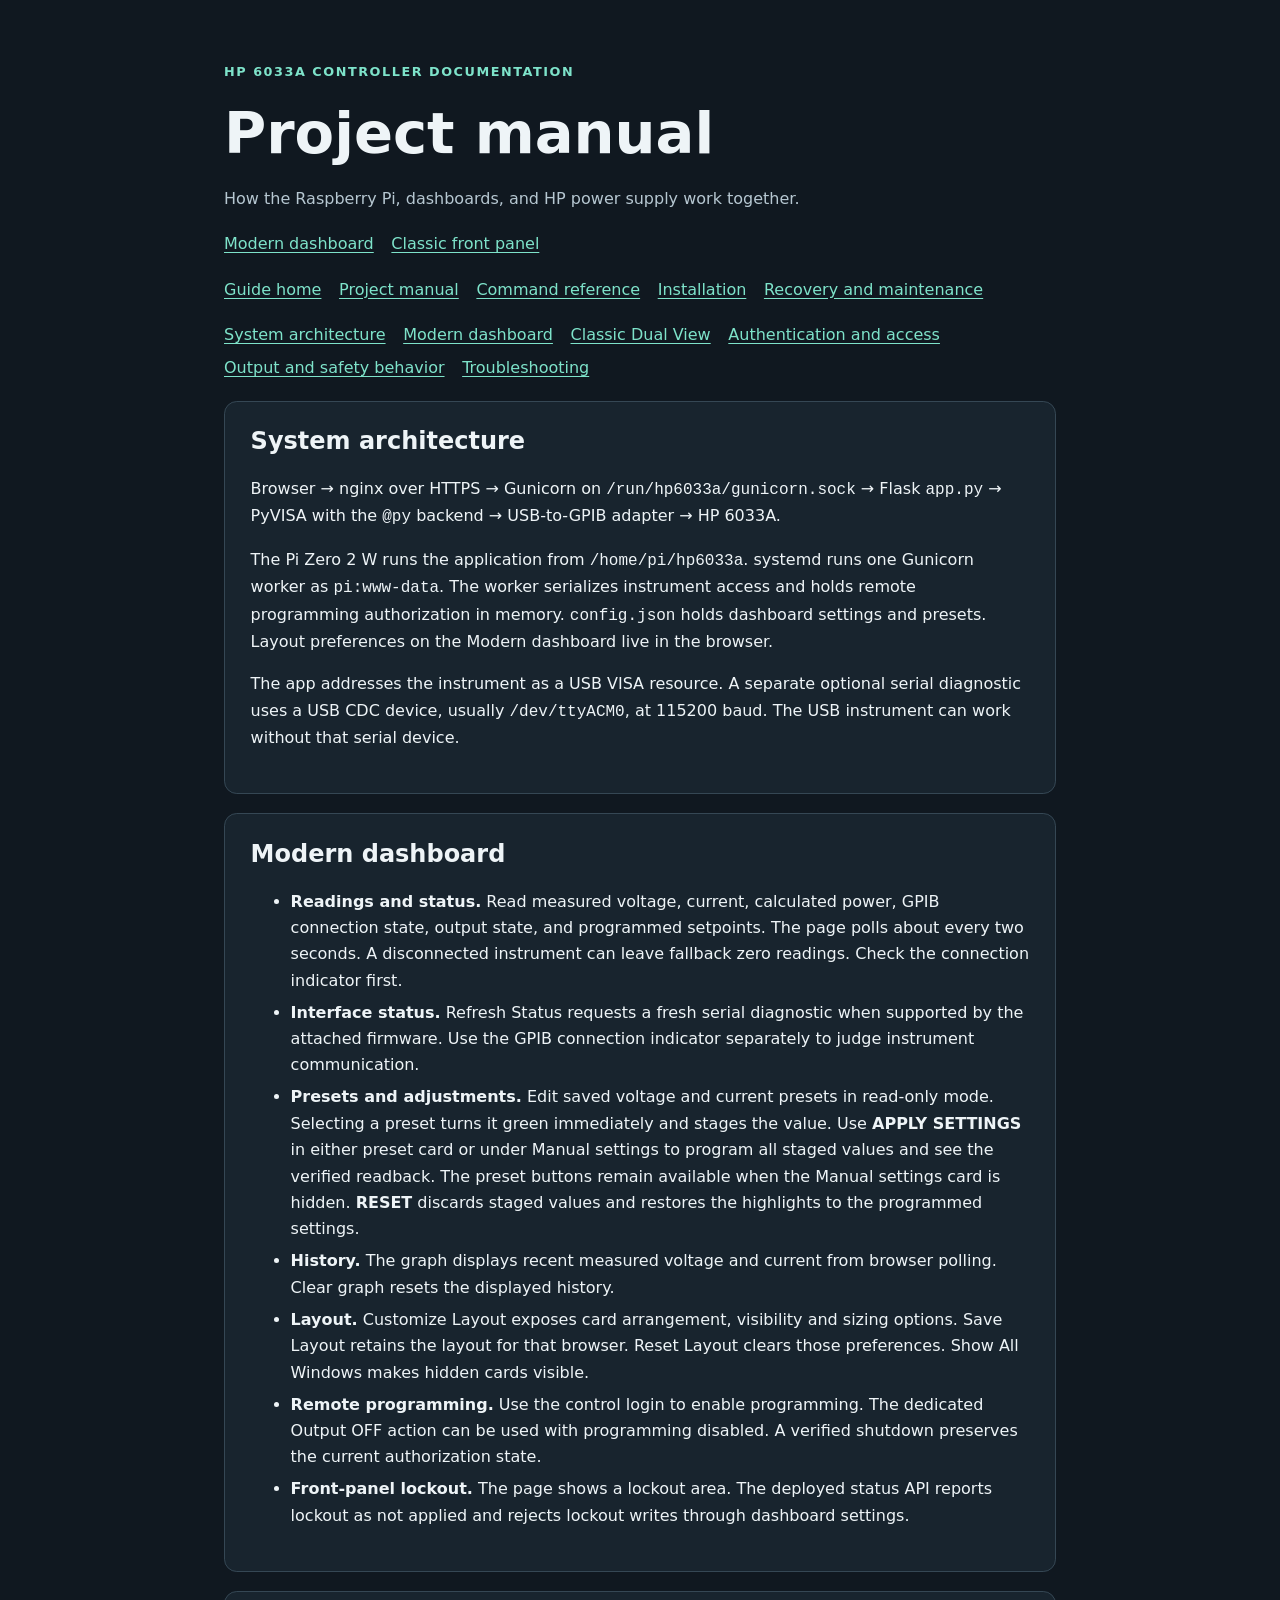
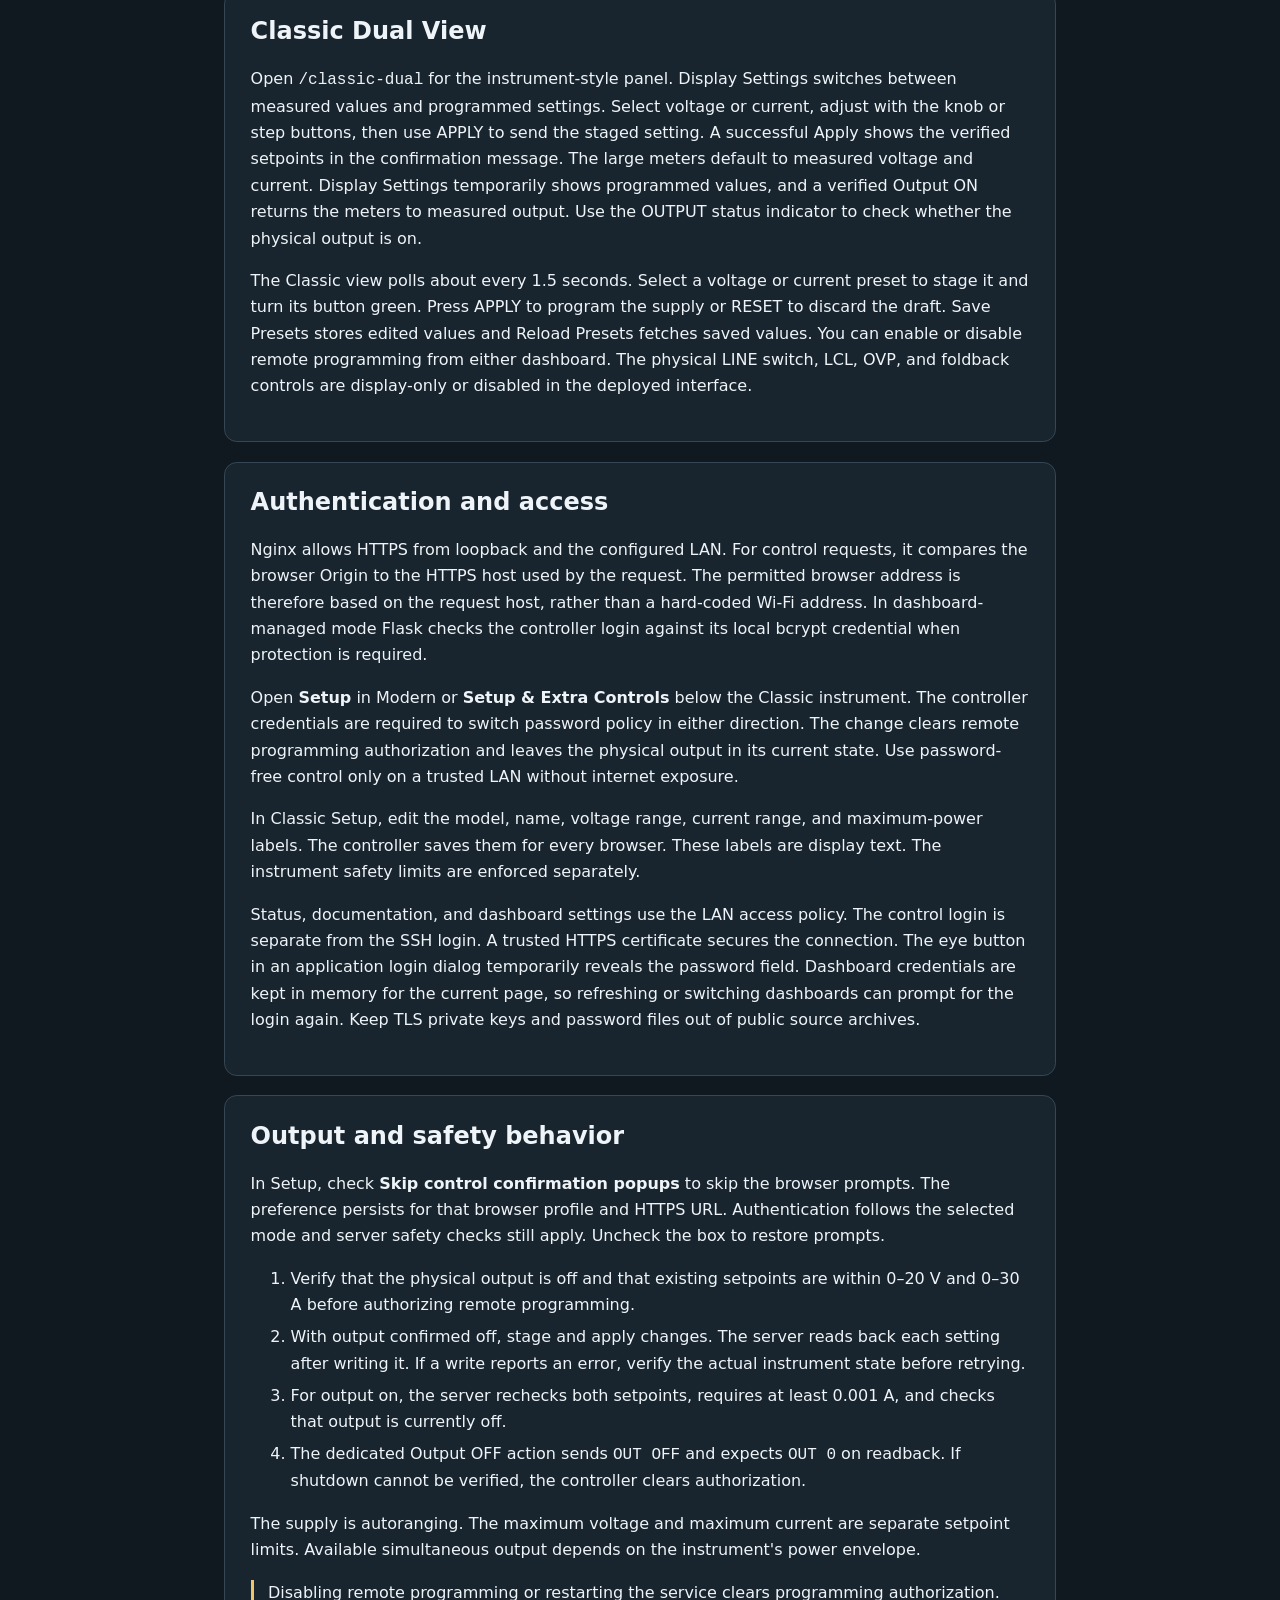
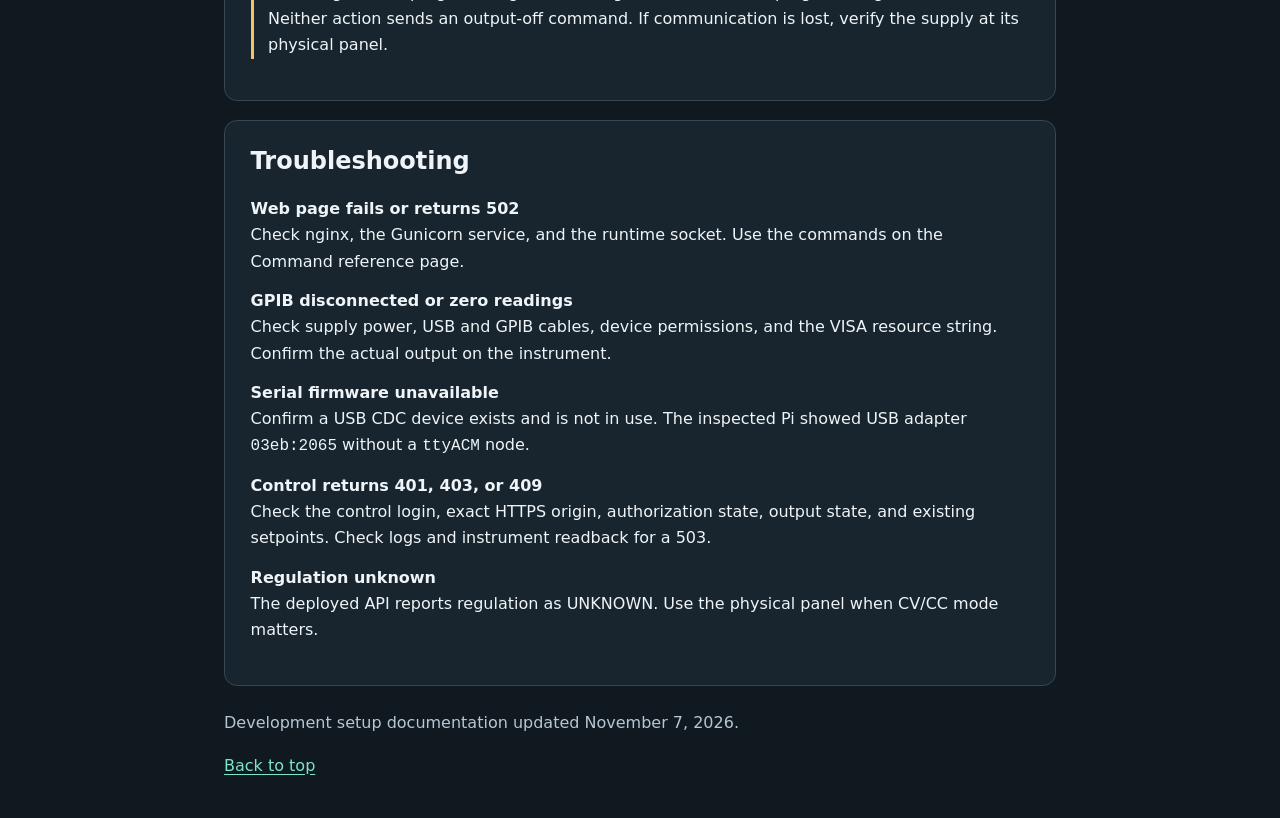
<file: static/docs/project.html>
<!doctype html>
<html lang="en"><head><meta charset="utf-8"><meta name="viewport" content="width=device-width,initial-scale=1">
<title>Project manual | HP 6033A</title><link rel="stylesheet" href="guide.css"></head>
<body><main id="top"><header><p class="eyebrow">HP 6033A controller documentation</p>
<h1>Project manual</h1><p class="muted">How the Raspberry Pi, dashboards, and HP power supply work together.</p>
<nav aria-label="Controller pages"><a href="/">Modern dashboard</a><a href="/classic-dual">Classic front panel</a></nav>
<nav aria-label="Documentation"><a href="/docs/">Guide home</a><a href="/static/docs/project.html">Project manual</a><a href="/static/docs/commands.html">Command reference</a><a href="/static/docs/installation.html">Installation</a><a href="/static/docs/recovery.html">Recovery and maintenance</a></nav></header><nav aria-label="On this page"><a href="#architecture">System architecture</a><a href="#modern">Modern dashboard</a><a href="#classic">Classic Dual View</a><a href="#security">Authentication and access</a><a href="#safety">Output and safety behavior</a><a href="#diagnostics">Troubleshooting</a></nav><section id="architecture"><h2>System architecture</h2>
<p>Browser &rarr; nginx over HTTPS &rarr; Gunicorn on <code>/run/hp6033a/gunicorn.sock</code> &rarr; Flask <code>app.py</code> &rarr; PyVISA with the <code>@py</code> backend &rarr; USB-to-GPIB adapter &rarr; HP 6033A.</p>
<p>The Pi Zero 2 W runs the application from <code>/home/pi/hp6033a</code>. systemd runs one Gunicorn worker as <code>pi:www-data</code>. The worker serializes instrument access and holds remote programming authorization in memory. <code>config.json</code> holds dashboard settings and presets. Layout preferences on the Modern dashboard live in the browser.</p>
<p>The app addresses the instrument as a USB VISA resource. A separate optional serial diagnostic uses a USB CDC device, usually <code>/dev/ttyACM0</code>, at 115200 baud. The USB instrument can work without that serial device.</p></section><section id="modern"><h2>Modern dashboard</h2>
<ul><li><b>Readings and status.</b> Read measured voltage, current, calculated power, GPIB connection state, output state, and programmed setpoints. The page polls about every two seconds. A disconnected instrument can leave fallback zero readings. Check the connection indicator first.</li>
<li><b>Interface status.</b> Refresh Status requests a fresh serial diagnostic when supported by the attached firmware. Use the GPIB connection indicator separately to judge instrument communication.</li>
<li><b>Presets and adjustments.</b> Edit saved voltage and current presets in read-only mode. Selecting a preset turns it green immediately and stages the value. Use <b>APPLY SETTINGS</b> in either preset card or under Manual settings to program all staged values and see the verified readback. The preset buttons remain available when the Manual settings card is hidden. <b>RESET</b> discards staged values and restores the highlights to the programmed settings.</li>
<li><b>History.</b> The graph displays recent measured voltage and current from browser polling. Clear graph resets the displayed history.</li>
<li><b>Layout.</b> Customize Layout exposes card arrangement, visibility and sizing options. Save Layout retains the layout for that browser. Reset Layout clears those preferences. Show All Windows makes hidden cards visible.</li>
<li><b>Remote programming.</b> Use the control login to enable programming. The dedicated Output OFF action can be used with programming disabled. A verified shutdown preserves the current authorization state.</li>
<li><b>Front-panel lockout.</b> The page shows a lockout area. The deployed status API reports lockout as not applied and rejects lockout writes through dashboard settings.</li></ul></section><section id="classic"><h2>Classic Dual View</h2>
<p>Open <code>/classic-dual</code> for the instrument-style panel. Display Settings switches between measured values and programmed settings. Select voltage or current, adjust with the knob or step buttons, then use APPLY to send the staged setting. A successful Apply shows the verified setpoints in the confirmation message. The large meters default to measured voltage and current. Display Settings temporarily shows programmed values, and a verified Output ON returns the meters to measured output. Use the OUTPUT status indicator to check whether the physical output is on.</p>
<p>The Classic view polls about every 1.5 seconds. Select a voltage or current preset to stage it and turn its button green. Press APPLY to program the supply or RESET to discard the draft. Save Presets stores edited values and Reload Presets fetches saved values. You can enable or disable remote programming from either dashboard. The physical LINE switch, LCL, OVP, and foldback controls are display-only or disabled in the deployed interface.</p></section><section id="security"><h2>Authentication and access</h2>
<p>Nginx allows HTTPS from loopback and the configured LAN. For control requests, it compares the browser Origin to the HTTPS host used by the request. The permitted browser address is therefore based on the request host, rather than a hard-coded Wi-Fi address. In dashboard-managed mode Flask checks the controller login against its local bcrypt credential when protection is required.</p>
<p>Open <b>Setup</b> in Modern or <b>Setup &amp; Extra Controls</b> below the Classic instrument. The controller credentials are required to switch password policy in either direction. The change clears remote programming authorization and leaves the physical output in its current state. Use password-free control only on a trusted LAN without internet exposure.</p>
<p>In Classic Setup, edit the model, name, voltage range, current range, and maximum-power labels. The controller saves them for every browser. These labels are display text. The instrument safety limits are enforced separately.</p>
<p>Status, documentation, and dashboard settings use the LAN access policy. The control login is separate from the SSH login. A trusted HTTPS certificate secures the connection. The eye button in an application login dialog temporarily reveals the password field. Dashboard credentials are kept in memory for the current page, so refreshing or switching dashboards can prompt for the login again. Keep TLS private keys and password files out of public source archives.</p></section><section id="safety"><h2>Output and safety behavior</h2>
<p>In Setup, check <b>Skip control confirmation popups</b> to skip the browser prompts. The preference persists for that browser profile and HTTPS URL. Authentication follows the selected mode and server safety checks still apply. Uncheck the box to restore prompts.</p><ol><li>Verify that the physical output is off and that existing setpoints are within 0–20 V and 0–30 A before authorizing remote programming.</li>
<li>With output confirmed off, stage and apply changes. The server reads back each setting after writing it. If a write reports an error, verify the actual instrument state before retrying.</li>
<li>For output on, the server rechecks both setpoints, requires at least 0.001 A, and checks that output is currently off.</li>
<li>The dedicated Output OFF action sends <code>OUT OFF</code> and expects <code>OUT 0</code> on readback. If shutdown cannot be verified, the controller clears authorization.</li></ol>
<p>The supply is autoranging. The maximum voltage and maximum current are separate setpoint limits. Available simultaneous output depends on the instrument's power envelope.</p><p class="notice">Disabling remote programming or restarting the service clears programming authorization. Neither action sends an output-off command. If communication is lost, verify the supply at its physical panel.</p></section><section id="diagnostics"><h2>Troubleshooting</h2>
<dl><dt>Web page fails or returns 502</dt><dd>Check nginx, the Gunicorn service, and the runtime socket. Use the commands on the Command reference page.</dd>
<dt>GPIB disconnected or zero readings</dt><dd>Check supply power, USB and GPIB cables, device permissions, and the VISA resource string. Confirm the actual output on the instrument.</dd>
<dt>Serial firmware unavailable</dt><dd>Confirm a USB CDC device exists and is not in use. The inspected Pi showed USB adapter <code>03eb:2065</code> without a <code>ttyACM</code> node.</dd>
<dt>Control returns 401, 403, or 409</dt><dd>Check the control login, exact HTTPS origin, authorization state, output state, and existing setpoints. Check logs and instrument readback for a 503.</dd>
<dt>Regulation unknown</dt><dd>The deployed API reports regulation as UNKNOWN. Use the physical panel when CV/CC mode matters.</dd></dl></section>
<footer><p class="muted">Development setup documentation updated November 7, 2026.</p><a href="#top">Back to top</a></footer>
</main></body></html>
</file>
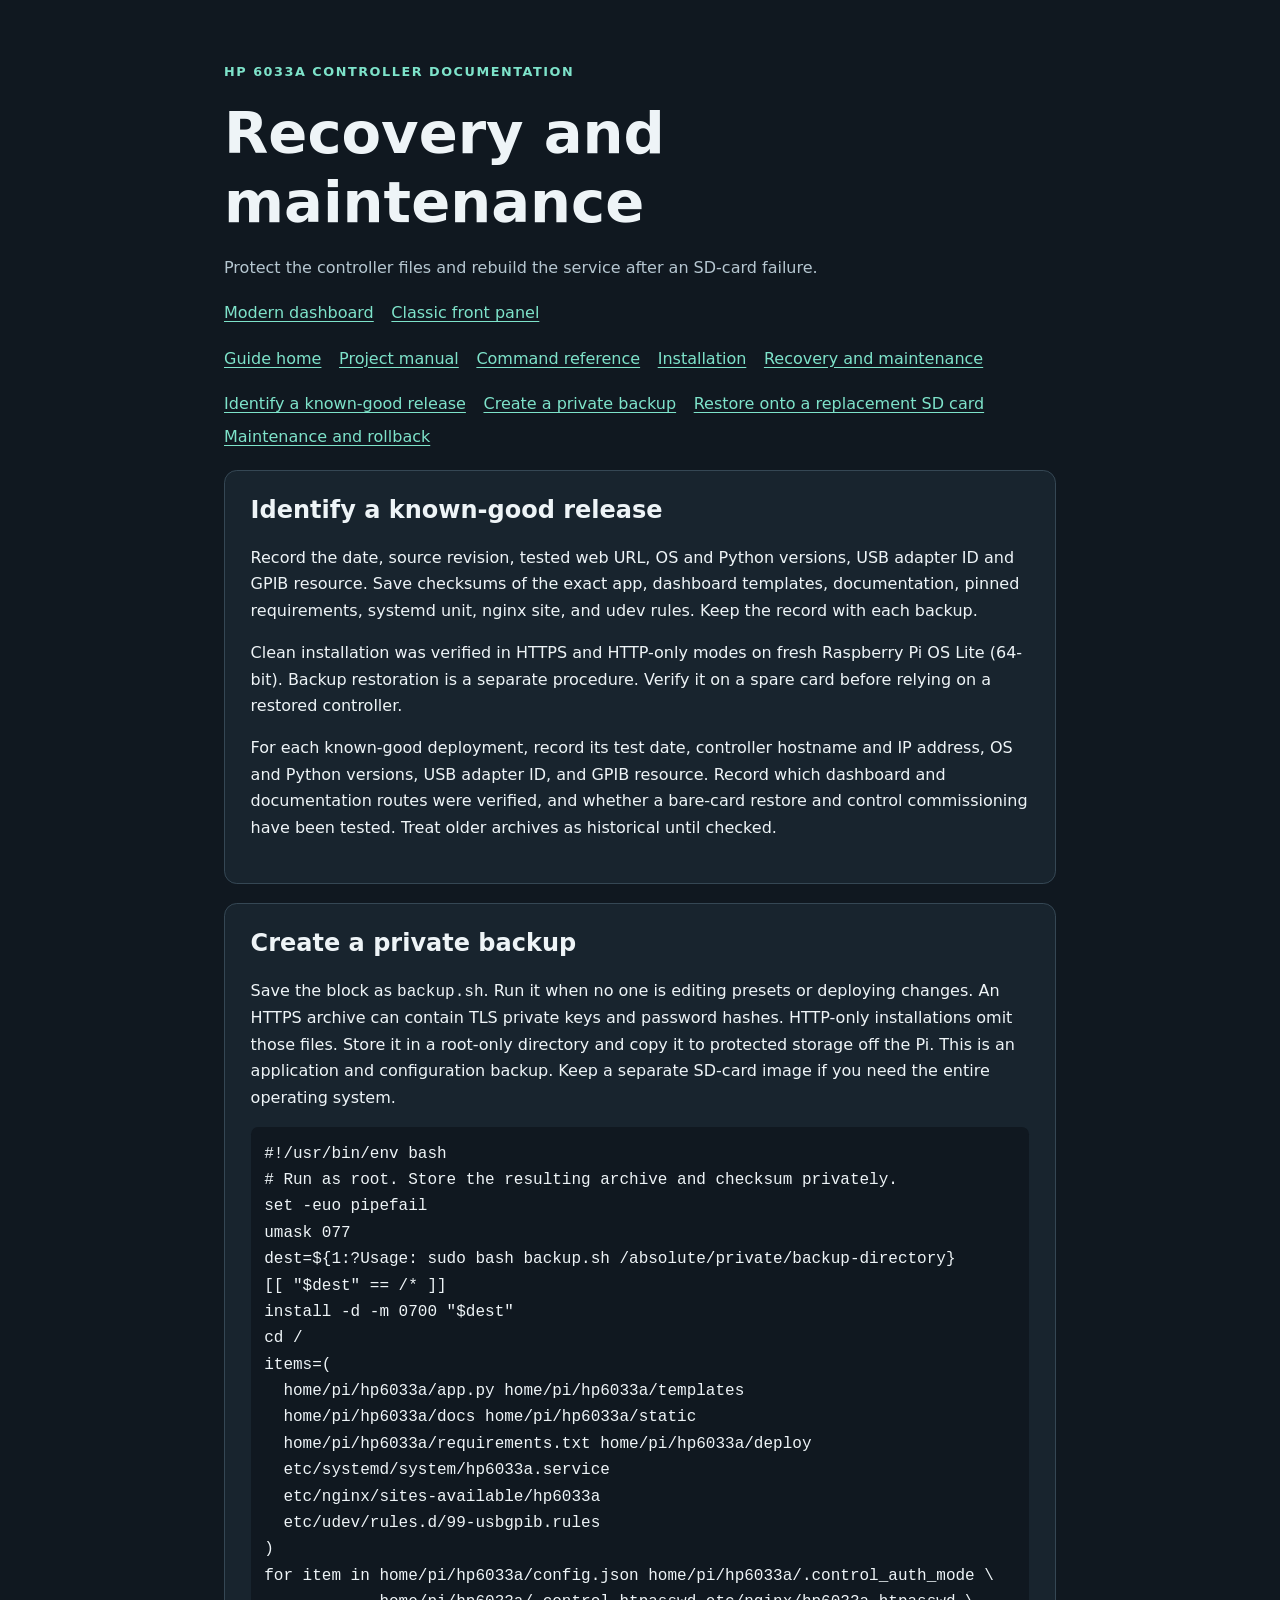
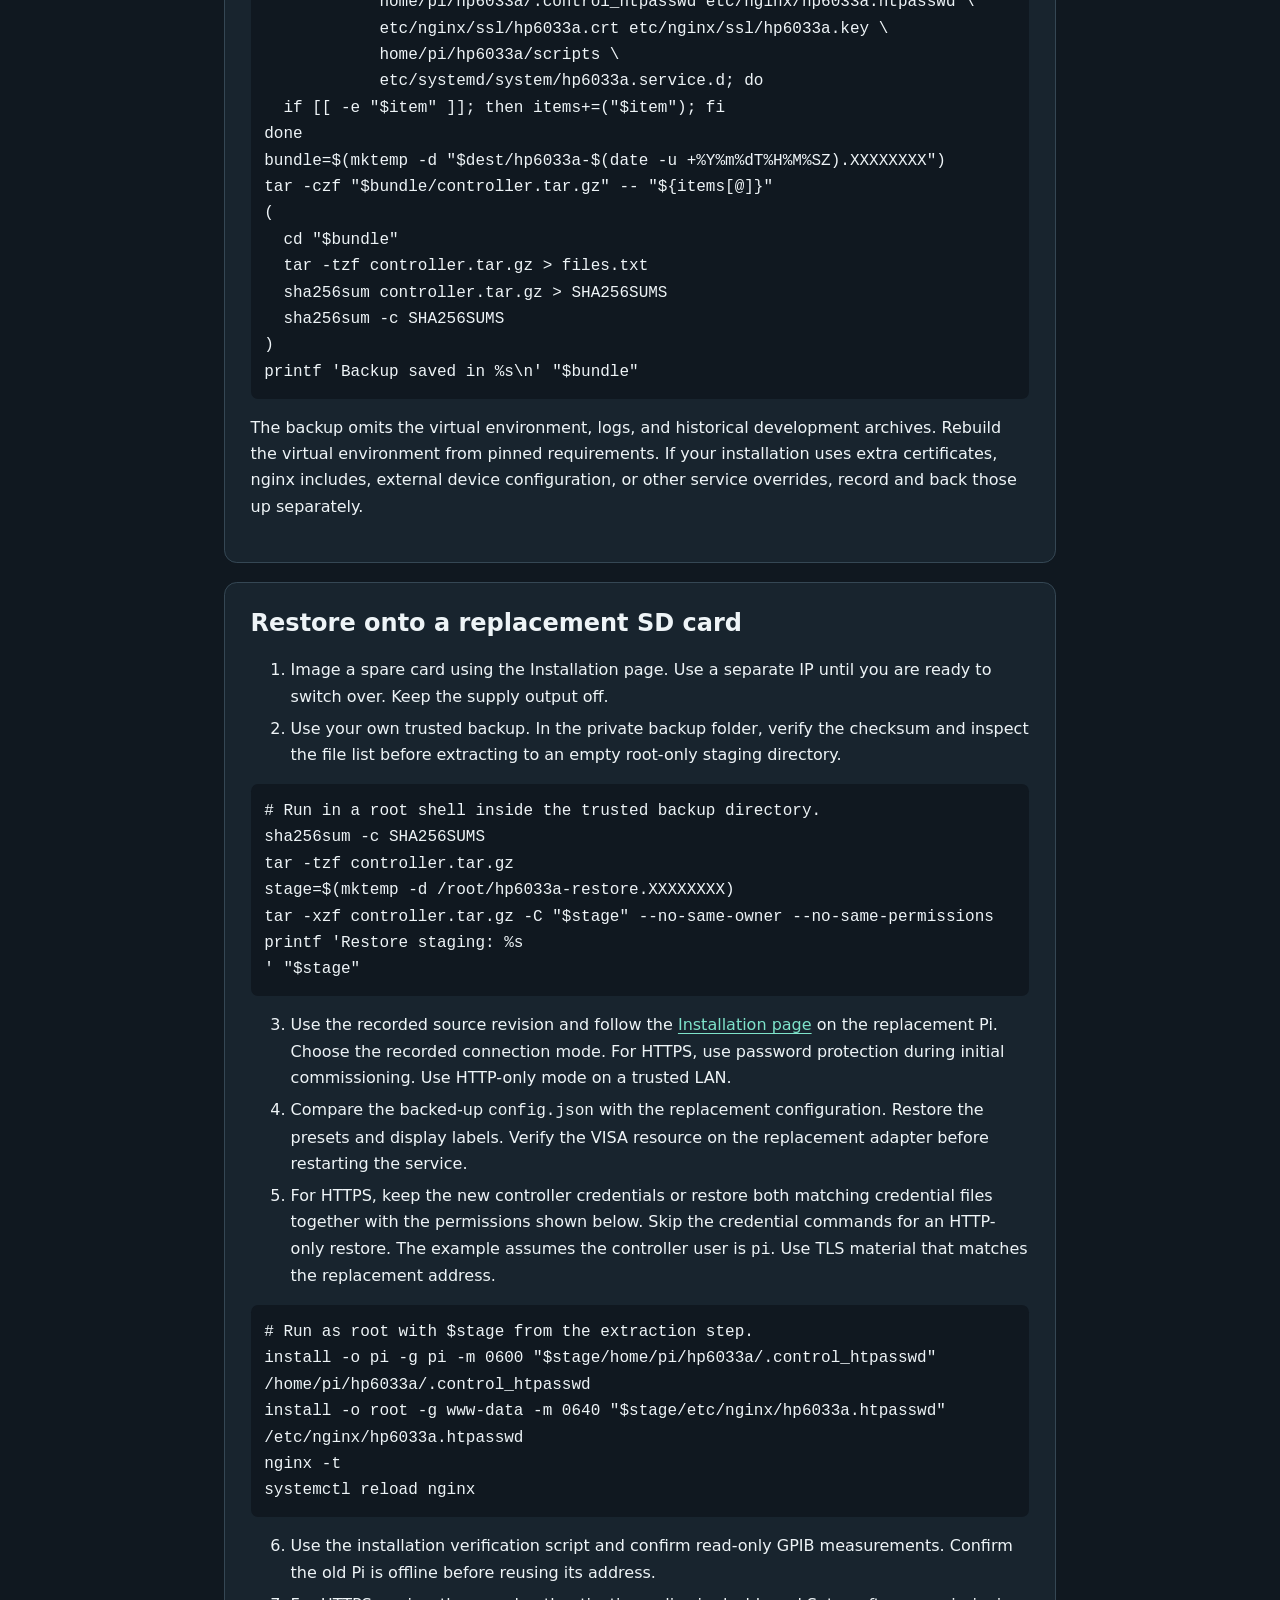
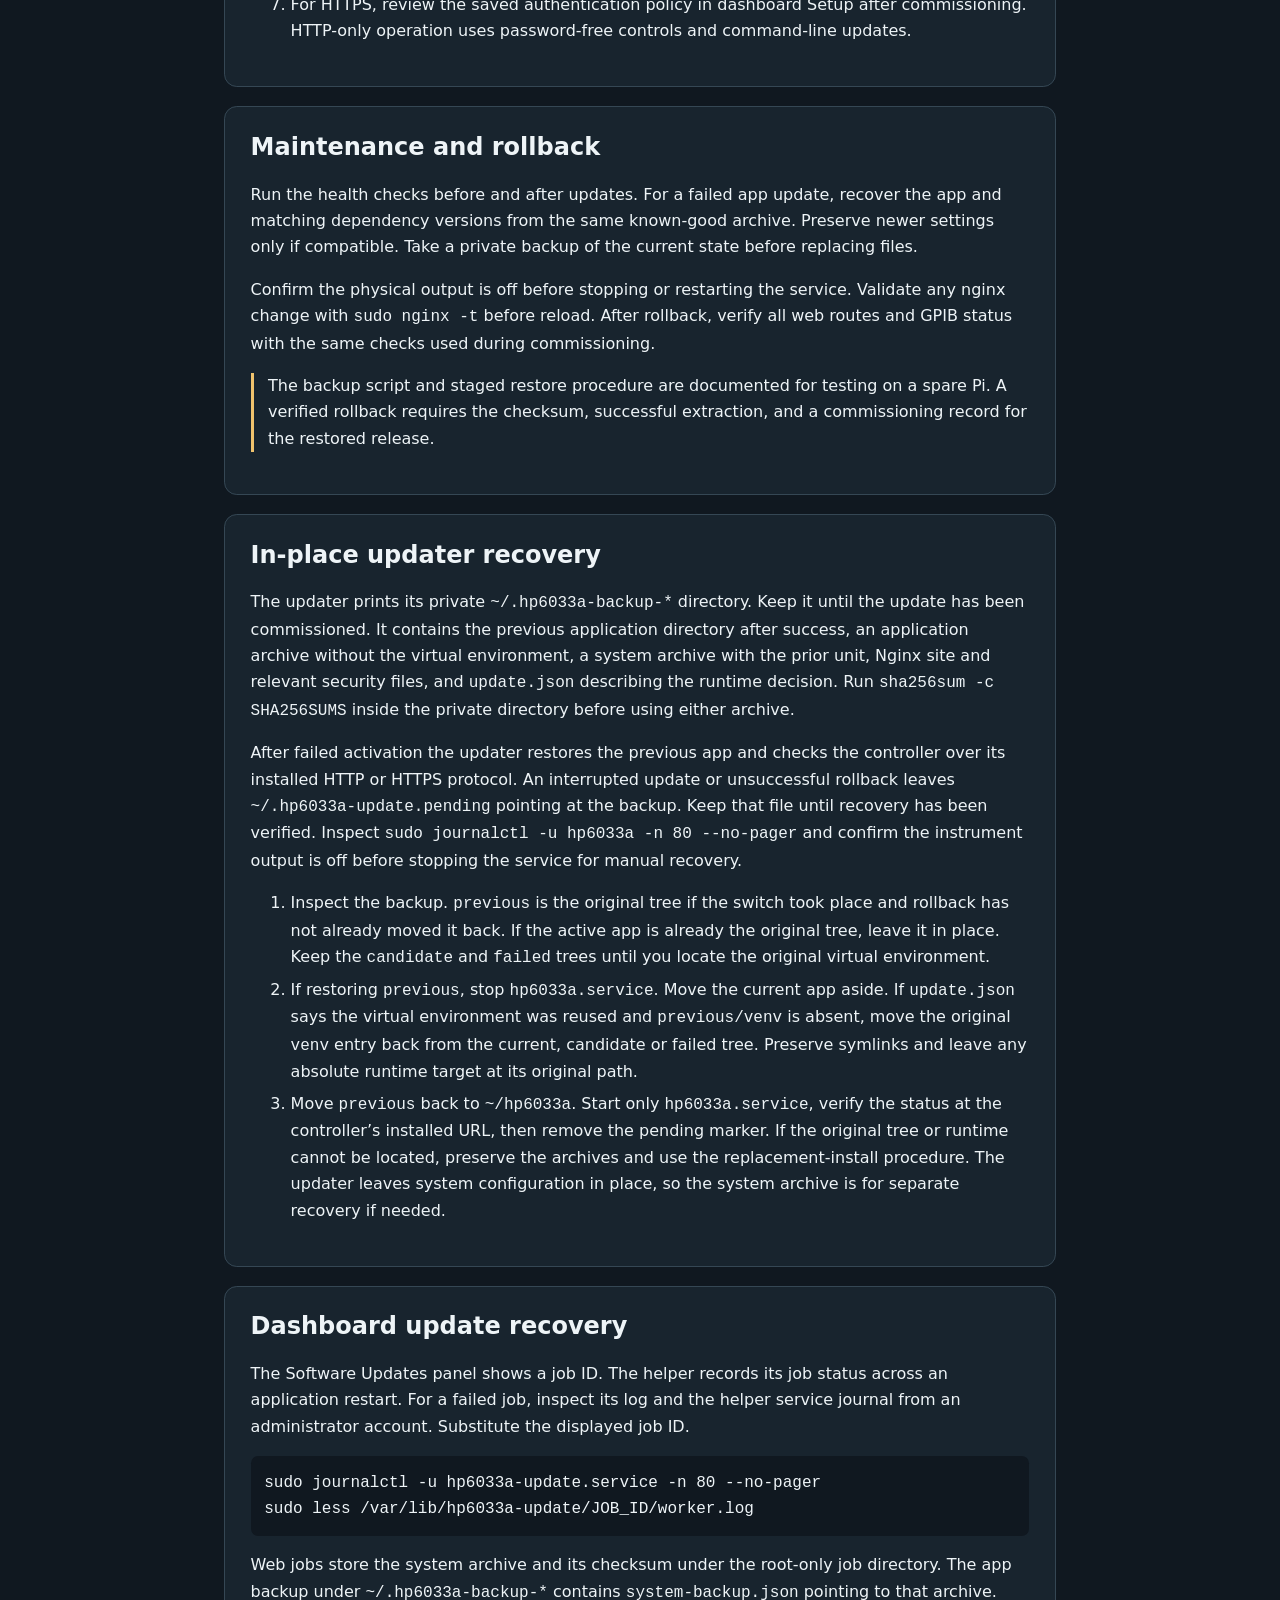
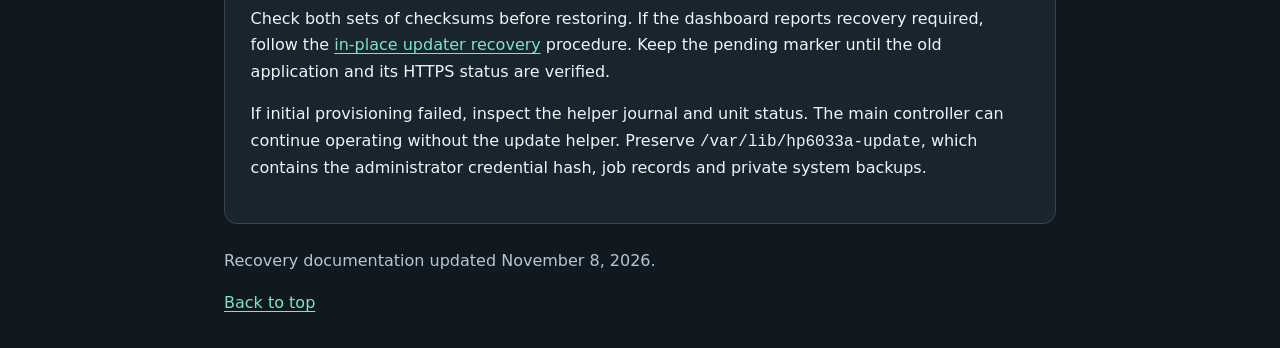
<file: static/docs/recovery.html>
<!doctype html>
<html lang="en"><head><meta charset="utf-8"><meta name="viewport" content="width=device-width,initial-scale=1">
<title>Recovery and maintenance | HP 6033A</title><link rel="stylesheet" href="guide.css"></head>
<body><main id="top"><header><p class="eyebrow">HP 6033A controller documentation</p>
<h1>Recovery and maintenance</h1><p class="muted">Protect the controller files and rebuild the service after an SD-card failure.</p>
<nav aria-label="Controller pages"><a href="/">Modern dashboard</a><a href="/classic-dual">Classic front panel</a></nav>
<nav aria-label="Documentation"><a href="/docs/">Guide home</a><a href="/static/docs/project.html">Project manual</a><a href="/static/docs/commands.html">Command reference</a><a href="/static/docs/installation.html">Installation</a><a href="/static/docs/recovery.html">Recovery and maintenance</a></nav></header><nav aria-label="On this page"><a href="#baseline">Identify a known-good release</a><a href="#backup">Create a private backup</a><a href="#restore">Restore onto a replacement SD card</a><a href="#maintenance">Maintenance and rollback</a></nav><section id="baseline"><h2>Identify a known-good release</h2>
<p>Record the date, source revision, tested web URL, OS and Python versions, USB adapter ID and GPIB resource. Save checksums of the exact app, dashboard templates, documentation, pinned requirements, systemd unit, nginx site, and udev rules. Keep the record with each backup.</p>
<p>Clean installation was verified in HTTPS and HTTP-only modes on fresh Raspberry Pi OS Lite (64-bit). Backup restoration is a separate procedure. Verify it on a spare card before relying on a restored controller.</p>
<p>For each known-good deployment, record its test date, controller hostname and IP address, OS and Python versions, USB adapter ID, and GPIB resource. Record which dashboard and documentation routes were verified, and whether a bare-card restore and control commissioning have been tested. Treat older archives as historical until checked.</p></section><section id="backup"><h2>Create a private backup</h2><p>Save the block as <code>backup.sh</code>. Run it when no one is editing presets or deploying changes. An HTTPS archive can contain TLS private keys and password hashes. HTTP-only installations omit those files. Store it in a root-only directory and copy it to protected storage off the Pi. This is an application and configuration backup. Keep a separate SD-card image if you need the entire operating system.</p><pre><code>#!/usr/bin/env bash
# Run as root. Store the resulting archive and checksum privately.
set -euo pipefail
umask 077
dest=${1:?Usage: sudo bash backup.sh /absolute/private/backup-directory}
[[ &quot;$dest&quot; == /* ]]
install -d -m 0700 &quot;$dest&quot;
cd /
items=(
  home/pi/hp6033a/app.py home/pi/hp6033a/templates
  home/pi/hp6033a/docs home/pi/hp6033a/static
  home/pi/hp6033a/requirements.txt home/pi/hp6033a/deploy
  etc/systemd/system/hp6033a.service
  etc/nginx/sites-available/hp6033a
  etc/udev/rules.d/99-usbgpib.rules
)
for item in home/pi/hp6033a/config.json home/pi/hp6033a/.control_auth_mode \
            home/pi/hp6033a/.control_htpasswd etc/nginx/hp6033a.htpasswd \
            etc/nginx/ssl/hp6033a.crt etc/nginx/ssl/hp6033a.key \
            home/pi/hp6033a/scripts \
            etc/systemd/system/hp6033a.service.d; do
  if [[ -e &quot;$item&quot; ]]; then items+=(&quot;$item&quot;); fi
done
bundle=$(mktemp -d &quot;$dest/hp6033a-$(date -u +%Y%m%dT%H%M%SZ).XXXXXXXX&quot;)
tar -czf &quot;$bundle/controller.tar.gz&quot; -- &quot;${items[@]}&quot;
(
  cd &quot;$bundle&quot;
  tar -tzf controller.tar.gz &gt; files.txt
  sha256sum controller.tar.gz &gt; SHA256SUMS
  sha256sum -c SHA256SUMS
)
printf &#x27;Backup saved in %s\n&#x27; &quot;$bundle&quot;</code></pre><p>The backup omits the virtual environment, logs, and historical development archives. Rebuild the virtual environment from pinned requirements. If your installation uses extra certificates, nginx includes, external device configuration, or other service overrides, record and back those up separately.</p></section><section id="restore"><h2>Restore onto a replacement SD card</h2><ol><li>Image a spare card using the Installation page. Use a separate IP until you are ready to switch over. Keep the supply output off.</li>
<li>Use your own trusted backup. In the private backup folder, verify the checksum and inspect the file list before extracting to an empty root-only staging directory.</li></ol><pre><code># Run in a root shell inside the trusted backup directory.
sha256sum -c SHA256SUMS
tar -tzf controller.tar.gz
stage=$(mktemp -d /root/hp6033a-restore.XXXXXXXX)
tar -xzf controller.tar.gz -C &quot;$stage&quot; --no-same-owner --no-same-permissions
printf &#x27;Restore staging: %s
&#x27; &quot;$stage&quot;</code></pre>
<ol start="3">
<li>Use the recorded source revision and follow the <a href="/static/docs/installation.html">Installation page</a> on the replacement Pi. Choose the recorded connection mode. For HTTPS, use password protection during initial commissioning. Use HTTP-only mode on a trusted LAN.</li>
<li>Compare the backed-up <code>config.json</code> with the replacement configuration. Restore the presets and display labels. Verify the VISA resource on the replacement adapter before restarting the service.</li>
<li>For HTTPS, keep the new controller credentials or restore both matching credential files together with the permissions shown below. Skip the credential commands for an HTTP-only restore. The example assumes the controller user is <code>pi</code>. Use TLS material that matches the replacement address.</li>
</ol>
<pre><code># Run as root with $stage from the extraction step.
install -o pi -g pi -m 0600 "$stage/home/pi/hp6033a/.control_htpasswd" /home/pi/hp6033a/.control_htpasswd
install -o root -g www-data -m 0640 "$stage/etc/nginx/hp6033a.htpasswd" /etc/nginx/hp6033a.htpasswd
nginx -t
systemctl reload nginx</code></pre>
<ol start="6">
<li>Use the installation verification script and confirm read-only GPIB measurements. Confirm the old Pi is offline before reusing its address.</li>
<li>For HTTPS, review the saved authentication policy in dashboard Setup after commissioning. HTTP-only operation uses password-free controls and command-line updates.</li>
</ol></section><section id="maintenance"><h2>Maintenance and rollback</h2>
<p>Run the health checks before and after updates. For a failed app update, recover the app and matching dependency versions from the same known-good archive. Preserve newer settings only if compatible. Take a private backup of the current state before replacing files.</p>
<p>Confirm the physical output is off before stopping or restarting the service. Validate any nginx change with <code>sudo nginx -t</code> before reload. After rollback, verify all web routes and GPIB status with the same checks used during commissioning.</p>
<p class="notice">The backup script and staged restore procedure are documented for testing on a spare Pi. A verified rollback requires the checksum, successful extraction, and a commissioning record for the restored release.</p></section>
<section id="updater"><h2>In-place updater recovery</h2>
<p>The updater prints its private <code>~/.hp6033a-backup-*</code> directory. Keep it until the update has been commissioned. It contains the previous application directory after success, an application archive without the virtual environment, a system archive with the prior unit, Nginx site and relevant security files, and <code>update.json</code> describing the runtime decision. Run <code>sha256sum -c SHA256SUMS</code> inside the private directory before using either archive.</p>
<p>After failed activation the updater restores the previous app and checks the controller over its installed HTTP or HTTPS protocol. An interrupted update or unsuccessful rollback leaves <code>~/.hp6033a-update.pending</code> pointing at the backup. Keep that file until recovery has been verified. Inspect <code>sudo journalctl -u hp6033a -n 80 --no-pager</code> and confirm the instrument output is off before stopping the service for manual recovery.</p>
<ol>
<li>Inspect the backup. <code>previous</code> is the original tree if the switch took place and rollback has not already moved it back. If the active app is already the original tree, leave it in place. Keep the <code>candidate</code> and <code>failed</code> trees until you locate the original virtual environment.</li>
<li>If restoring <code>previous</code>, stop <code>hp6033a.service</code>. Move the current app aside. If <code>update.json</code> says the virtual environment was reused and <code>previous/venv</code> is absent, move the original <code>venv</code> entry back from the current, candidate or failed tree. Preserve symlinks and leave any absolute runtime target at its original path.</li>
<li>Move <code>previous</code> back to <code>~/hp6033a</code>. Start only <code>hp6033a.service</code>, verify the status at the controller’s installed URL, then remove the pending marker. If the original tree or runtime cannot be located, preserve the archives and use the replacement-install procedure. The updater leaves system configuration in place, so the system archive is for separate recovery if needed.</li>
</ol>
</section>
<section id="web-updater"><h2>Dashboard update recovery</h2>
<p>The Software Updates panel shows a job ID. The helper records its job status across an application restart. For a failed job, inspect its log and the helper service journal from an administrator account. Substitute the displayed job ID.</p>
<pre><code>sudo journalctl -u hp6033a-update.service -n 80 --no-pager
sudo less /var/lib/hp6033a-update/JOB_ID/worker.log</code></pre>
<p>Web jobs store the system archive and its checksum under the root-only job directory. The app backup under <code>~/.hp6033a-backup-*</code> contains <code>system-backup.json</code> pointing to that archive. Check both sets of checksums before restoring. If the dashboard reports recovery required, follow the <a href="#updater">in-place updater recovery</a> procedure. Keep the pending marker until the old application and its HTTPS status are verified.</p>
<p>If initial provisioning failed, inspect the helper journal and unit status. The main controller can continue operating without the update helper. Preserve <code>/var/lib/hp6033a-update</code>, which contains the administrator credential hash, job records and private system backups.</p>
</section>
<footer><p class="muted">Recovery documentation updated November 8, 2026.</p><a href="#top">Back to top</a></footer>
</main></body></html>
</file>
<file: static/docs/guide.css>
:root{color-scheme:dark;--bg:#101820;--panel:#18242e;--line:#354754;--text:#eef4f7;--muted:#b6c7d1;--link:#7ee3ca}
    *{box-sizing:border-box}body{margin:0;background:var(--bg);color:var(--text);font:1rem/1.65 system-ui,sans-serif}
    main{max-width:58rem;margin:auto;padding:clamp(1rem,4vw,3rem)}h1,h2,h3{line-height:1.2}h1{font-size:clamp(2rem,6vw,3.6rem);margin:.3em 0}
    h2{margin-top:0}a{color:var(--link);text-underline-offset:.18em}a:focus-visible{outline:2px solid var(--link);outline-offset:4px}
    nav{display:flex;gap:.4rem 1.1rem;flex-wrap:wrap}header nav{margin:1.2rem 0}section{background:var(--panel);border:1px solid var(--line);border-radius:.8rem;padding:clamp(1rem,3vw,1.6rem);margin:1.2rem 0}
    .eyebrow{color:var(--link);font-size:.8rem;font-weight:700;letter-spacing:.12em;text-transform:uppercase}.muted{color:var(--muted)}
    .notice{border-left:3px solid #f0c36d;padding-left:.9rem}code{overflow-wrap:anywhere}pre{background:var(--bg);border-radius:.45rem;padding:.85rem;white-space:pre-wrap;overflow-wrap:anywhere}
    dt{font-weight:700;margin-top:.8rem}dd{margin:0}footer{margin-top:1.5rem}
  table{width:100%;border-collapse:collapse}th,td{border-bottom:1px solid var(--line);padding:.55rem;text-align:left;vertical-align:top}th{color:var(--link)}.table{overflow:auto}summary{cursor:pointer}li+li{margin-top:.35rem}
</file>
